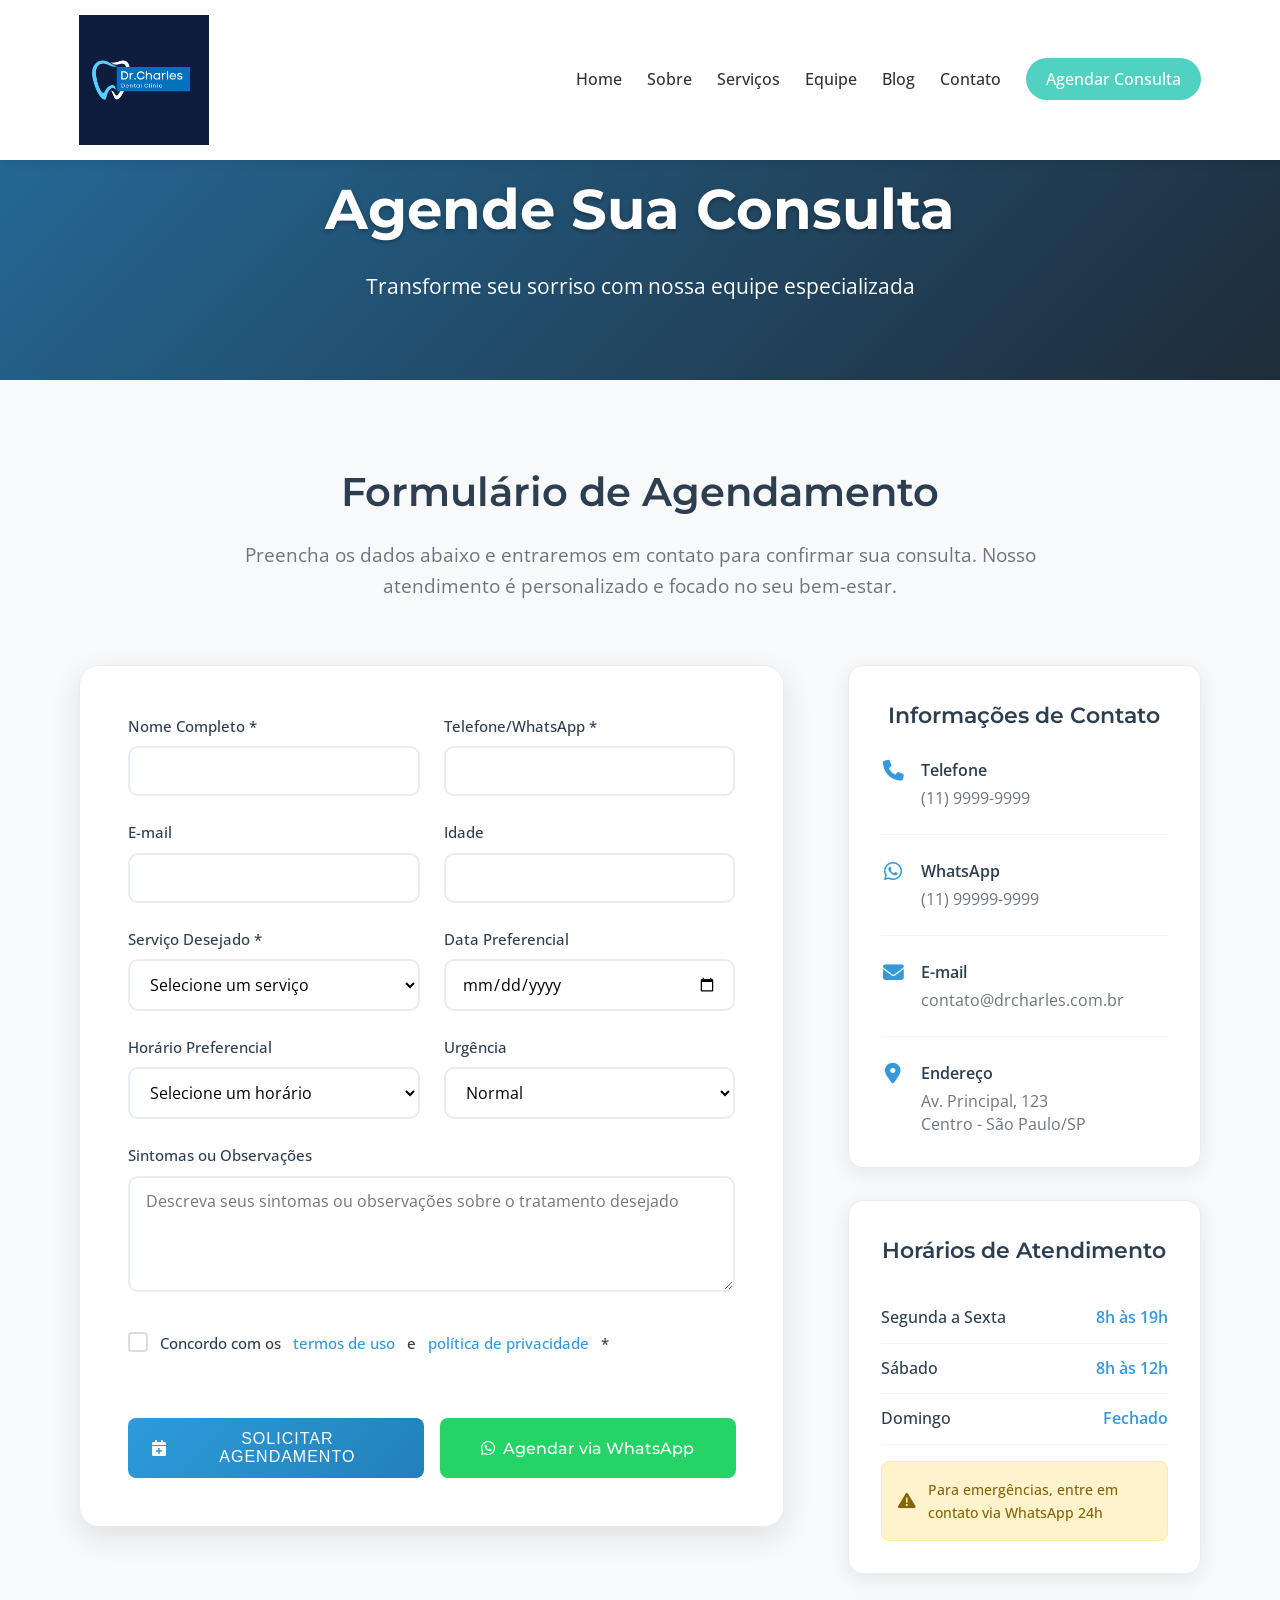
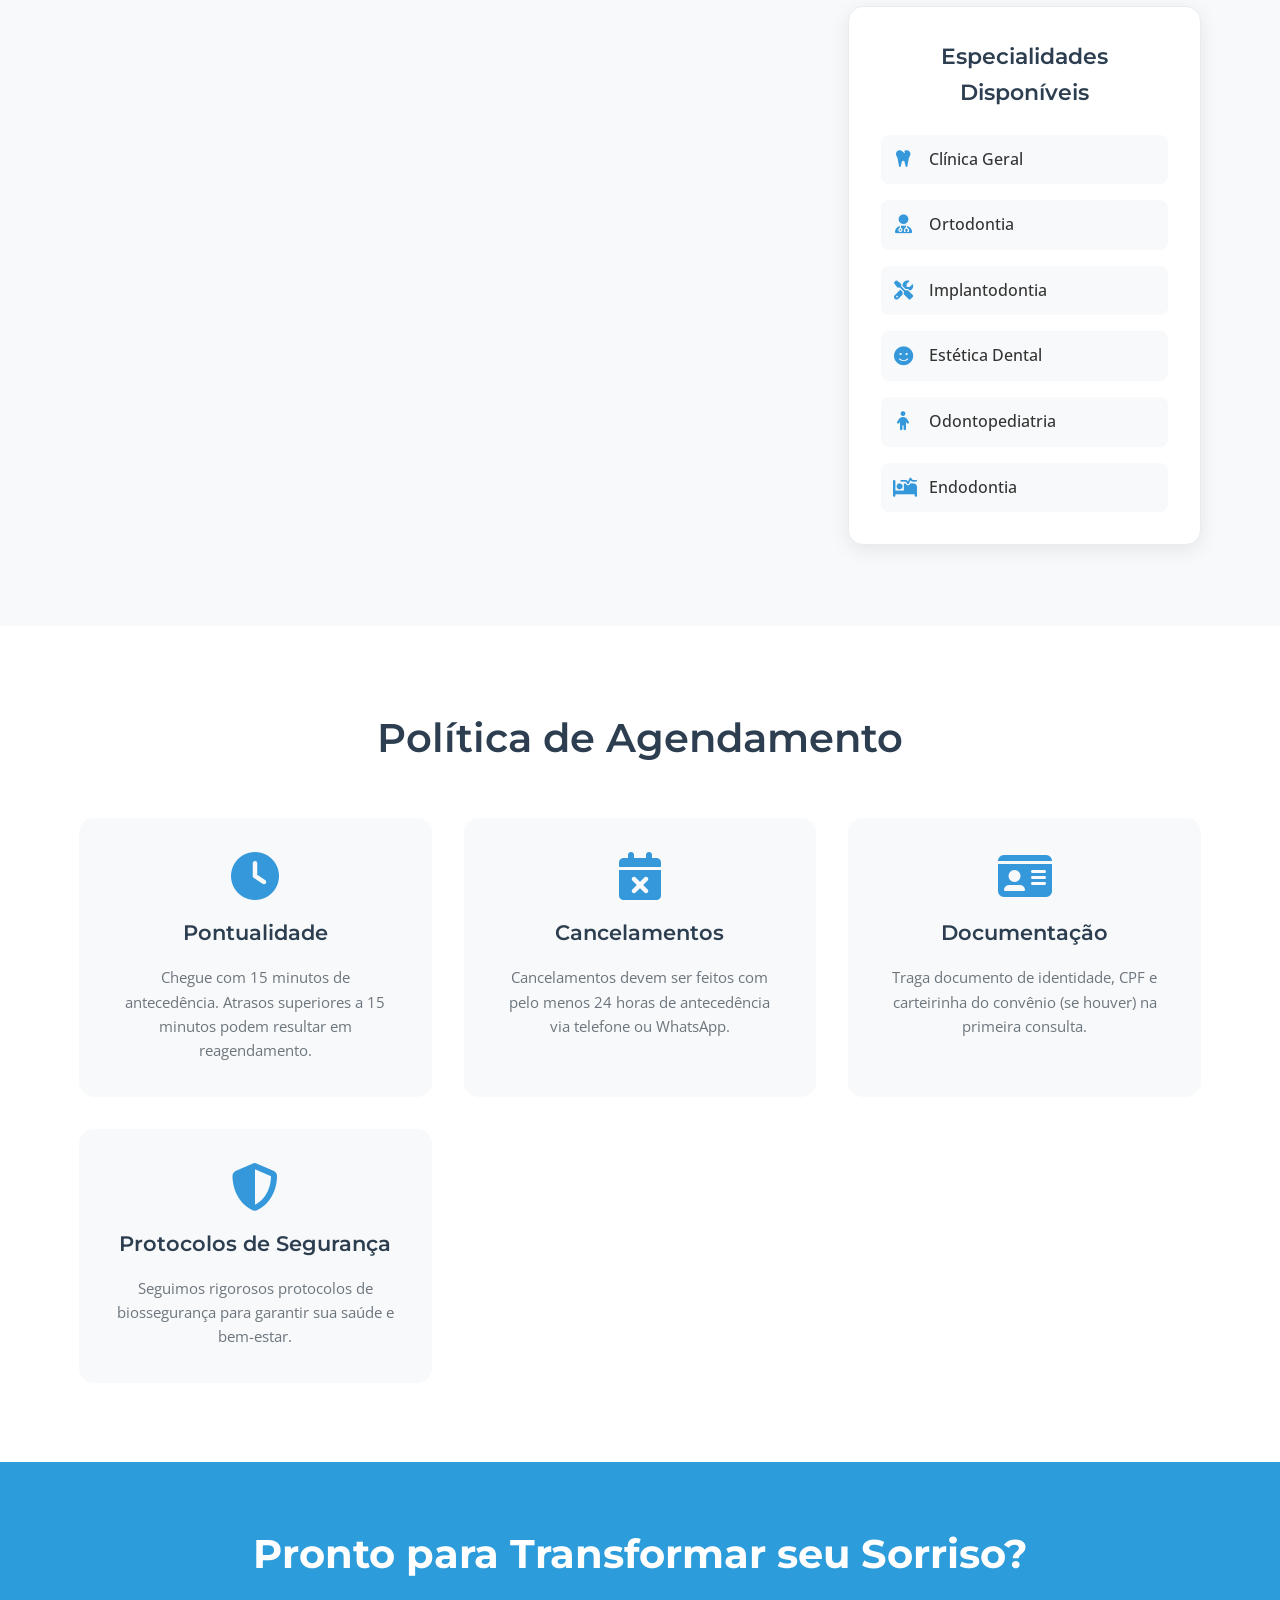
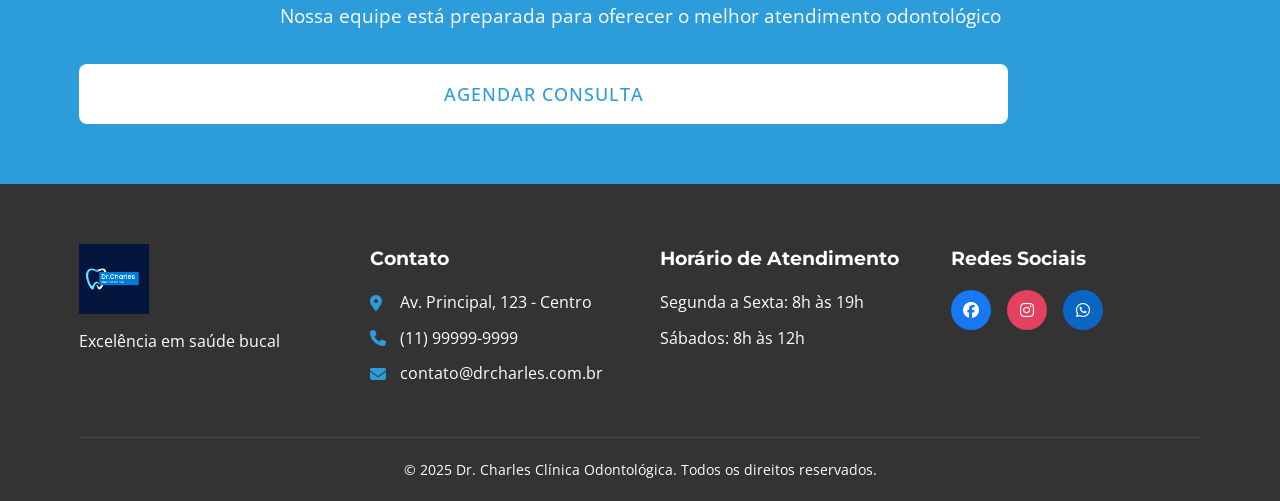
<file: agendamento.html>
<!DOCTYPE html>
<html lang="pt-BR">
<head>
    <meta charset="UTF-8">
    <meta name="viewport" content="width=device-width, initial-scale=1.0">
    <title>Agendamento - Dr. Charles Clínica Odontológica</title>
    <meta name="description" content="Agende sua consulta na Clínica Dr. Charles - Odontologia de excelência com atendimento humanizado">
    <link rel="stylesheet" href="assets/css/style.css">
    <!-- Font Awesome para ícones -->
    <link rel="stylesheet" href="https://cdnjs.cloudflare.com/ajax/libs/font-awesome/6.4.0/css/all.min.css">
    <!-- Google Fonts -->
    <link href="https://fonts.googleapis.com/css2?family=Montserrat:wght@300;400;500;600;700&family=Open+Sans:wght@300;400;600&display=swap" rel="stylesheet">
    <link rel="icon" type="image/png" href="assets/images/Logo.png">
</head>
<body>
    <!-- Header / Navegação -->
    <header>
        <div class="container">
            <div class="logo">
                <img src="assets/images/Logo.png" alt="Dr. Charles Clínica Odontológica">
            </div>
            <nav>
                <ul>
                    <li><a href="index.html">Home</a></li>
                    <li><a href="sobre.html">Sobre</a></li>
                    <li><a href="servicos.html">Serviços</a></li>
                    <li><a href="equipe.html">Equipe</a></li>
                    <li><a href="blog.html">Blog</a></li>
                    <li><a href="contato.html">Contato</a></li>
                    <li><a href="agendamento.html" class="btn-agendar active">Agendar Consulta</a></li>
                </ul>
            </nav>
            <div class="menu-mobile">
                <i class="fas fa-bars"></i>
            </div>
        </div>
    </header>

    <!-- Menu Mobile -->
    <div class="nav-mobile">
        <ul>
            <li><a href="index.html">Home</a></li>
            <li><a href="sobre.html">Sobre</a></li>
            <li><a href="servicos.html">Serviços</a></li>
            <li><a href="equipe.html">Equipe</a></li>
            <li><a href="blog.html">Blog</a></li>
            <li><a href="contato.html">Contato</a></li>
            <li><a href="agendamento.html" class="btn-agendar active">Agendar Consulta</a></li>
        </ul>
    </div>
    <div class="overlay"></div>

    <!-- Banner da Página -->
    <section class="page-banner appointment-banner">
        <div class="container">
            <h1 class="fade-in">Agende Sua Consulta</h1>
            <p class="fade-in">Transforme seu sorriso com nossa equipe especializada</p>
        </div>
    </section>

    <!-- Seção de Agendamento -->
    <section class="appointment-section">
        <div class="container">
            <div class="appointment-intro fade-in">
                <h2>Formulário de Agendamento</h2>
                <p>Preencha os dados abaixo e entraremos em contato para confirmar sua consulta. Nosso atendimento é personalizado e focado no seu bem-estar.</p>
            </div>
            
            <div class="appointment-grid">
                <!-- Formulário de Agendamento -->
                <div class="appointment-form-container fade-in">
                    <form class="appointment-form" id="appointmentForm">
                        <div class="form-row">
                            <div class="form-group">
                                <label for="name">Nome Completo *</label>
                                <input type="text" id="name" name="name" required>
                            </div>
                            <div class="form-group">
                                <label for="phone">Telefone/WhatsApp *</label>
                                <input type="tel" id="phone" name="phone" required>
                            </div>
                        </div>
                        
                        <div class="form-row">
                            <div class="form-group">
                                <label for="email">E-mail</label>
                                <input type="email" id="email" name="email">
                            </div>
                            <div class="form-group">
                                <label for="age">Idade</label>
                                <input type="number" id="age" name="age" min="1" max="120">
                            </div>
                        </div>
                        
                        <div class="form-row">
                            <div class="form-group">
                                <label for="service">Serviço Desejado *</label>
                                <select id="service" name="service" required>
                                    <option value="">Selecione um serviço</option>
                                    <option value="consulta-geral">Consulta Geral</option>
                                    <option value="limpeza">Limpeza e Profilaxia</option>
                                    <option value="restauracao">Restauração</option>
                                    <option value="canal">Tratamento de Canal</option>
                                    <option value="ortodontia">Ortodontia</option>
                                    <option value="implante">Implante Dentário</option>
                                    <option value="protese">Prótese Dentária</option>
                                    <option value="clareamento">Clareamento</option>
                                    <option value="emergencia">Emergência</option>
                                    <option value="outro">Outro</option>
                                </select>
                            </div>
                            <div class="form-group">
                                <label for="preferred-date">Data Preferencial</label>
                                <input type="date" id="preferred-date" name="preferred-date">
                            </div>
                        </div>
                        
                        <div class="form-row">
                            <div class="form-group">
                                <label for="preferred-time">Horário Preferencial</label>
                                <select id="preferred-time" name="preferred-time">
                                    <option value="">Selecione um horário</option>
                                    <option value="manha">Manhã (8h às 12h)</option>
                                    <option value="tarde">Tarde (13h às 17h)</option>
                                    <option value="noite">Noite (18h às 20h)</option>
                                </select>
                            </div>
                            <div class="form-group">
                                <label for="urgency">Urgência</label>
                                <select id="urgency" name="urgency">
                                    <option value="normal">Normal</option>
                                    <option value="urgente">Urgente</option>
                                    <option value="emergencia">Emergência</option>
                                </select>
                            </div>
                        </div>
                        
                        <div class="form-group">
                            <label for="symptoms">Sintomas ou Observações</label>
                            <textarea id="symptoms" name="symptoms" rows="4" placeholder="Descreva seus sintomas ou observações sobre o tratamento desejado"></textarea>
                        </div>
                        
                        <div class="form-group checkbox-group">
                            <label class="checkbox-label">
                                <input type="checkbox" id="terms" name="terms" required>
                                <span class="checkmark"></span>
                                Concordo com os <a href="#" target="_blank">termos de uso</a> e <a href="#" target="_blank">política de privacidade</a> *
                            </label>
                        </div>
                        
                        <div class="form-actions">
                            <button type="submit" class="btn-primary">
                                <i class="fas fa-calendar-plus"></i>
                                Solicitar Agendamento
                            </button>
                            <button type="button" class="btn-whatsapp" onclick="openWhatsApp()">
                                <i class="fab fa-whatsapp"></i>
                                Agendar via WhatsApp
                            </button>
                        </div>
                    </form>
                </div>
                
                <!-- Informações de Contato -->
                <div class="contact-info fade-in">
                    <div class="info-card">
                        <h3>Informações de Contato</h3>
                        
                        <div class="contact-item">
                            <i class="fas fa-phone"></i>
                            <div>
                                <strong>Telefone</strong>
                                <p>(11) 9999-9999</p>
                            </div>
                        </div>
                        
                        <div class="contact-item">
                            <i class="fab fa-whatsapp"></i>
                            <div>
                                <strong>WhatsApp</strong>
                                <p>(11) 99999-9999</p>
                            </div>
                        </div>
                        
                        <div class="contact-item">
                            <i class="fas fa-envelope"></i>
                            <div>
                                <strong>E-mail</strong>
                                <p>contato@drcharles.com.br</p>
                            </div>
                        </div>
                        
                        <div class="contact-item">
                            <i class="fas fa-map-marker-alt"></i>
                            <div>
                                <strong>Endereço</strong>
                                <p>Av. Principal, 123<br>Centro - São Paulo/SP</p>
                            </div>
                        </div>
                    </div>
                    
                    <div class="hours-card">
                        <h3>Horários de Atendimento</h3>
                        
                        <div class="hours-item">
                            <span>Segunda a Sexta</span>
                            <span>8h às 19h</span>
                        </div>
                        
                        <div class="hours-item">
                            <span>Sábado</span>
                            <span>8h às 12h</span>
                        </div>
                        
                        <div class="hours-item">
                            <span>Domingo</span>
                            <span>Fechado</span>
                        </div>
                        
                        <div class="emergency-note">
                            <i class="fas fa-exclamation-triangle"></i>
                            <p>Para emergências, entre em contato via WhatsApp 24h</p>
                        </div>
                    </div>
                    
                    <div class="specialties-card">
                        <h3>Especialidades Disponíveis</h3>
                        
                        <div class="specialty-list">
                            <div class="specialty-item">
                                <i class="fas fa-tooth"></i>
                                <span>Clínica Geral</span>
                            </div>
                            <div class="specialty-item">
                                <i class="fas fa-user-md"></i>
                                <span>Ortodontia</span>
                            </div>
                            <div class="specialty-item">
                                <i class="fas fa-tools"></i>
                                <span>Implantodontia</span>
                            </div>
                            <div class="specialty-item">
                                <i class="fas fa-smile"></i>
                                <span>Estética Dental</span>
                            </div>
                            <div class="specialty-item">
                                <i class="fas fa-child"></i>
                                <span>Odontopediatria</span>
                            </div>
                            <div class="specialty-item">
                                <i class="fas fa-procedures"></i>
                                <span>Endodontia</span>
                            </div>
                        </div>
                    </div>
                </div>
            </div>
        </div>
    </section>

    <!-- Política de Agendamento -->
    <section class="appointment-policy">
        <div class="container">
            <div class="policy-content fade-in">
                <h2>Política de Agendamento</h2>
                
                <div class="policy-grid">
                    <div class="policy-item">
                        <i class="fas fa-clock"></i>
                        <h3>Pontualidade</h3>
                        <p>Chegue com 15 minutos de antecedência. Atrasos superiores a 15 minutos podem resultar em reagendamento.</p>
                    </div>
                    
                    <div class="policy-item">
                        <i class="fas fa-calendar-times"></i>
                        <h3>Cancelamentos</h3>
                        <p>Cancelamentos devem ser feitos com pelo menos 24 horas de antecedência via telefone ou WhatsApp.</p>
                    </div>
                    
                    <div class="policy-item">
                        <i class="fas fa-id-card"></i>
                        <h3>Documentação</h3>
                        <p>Traga documento de identidade, CPF e carteirinha do convênio (se houver) na primeira consulta.</p>
                    </div>
                    
                    <div class="policy-item">
                        <i class="fas fa-shield-alt"></i>
                        <h3>Protocolos de Segurança</h3>
                        <p>Seguimos rigorosos protocolos de biossegurança para garantir sua saúde e bem-estar.</p>
                    </div>
                </div>
            </div>
        </div>
    </section>

    <!-- Call to Action -->
    <section class="cta">
        <div class="container">
            <h2>Pronto para Transformar seu Sorriso?</h2>
            <p>Nossa equipe está preparada para oferecer o melhor atendimento odontológico</p>
            <div class="cta-buttons">
                <a href="#appointmentForm" class="btn-primary">Agendar Consulta</a>
                <a href="tel:+5511999999999" class="btn-secondary">
                    <i class="fas fa-phone"></i>
                    Ligar Agora
                </a>
            </div>
        </div>
    </section>

    <!-- Footer -->
    <footer>
        <div class="container">
            <div class="footer-content">
                <div class="footer-logo">
                    <img src="assets/images/Logo.png" alt="Dr. Charles Clínica Odontológica">
                    <p>Excelência em saúde bucal</p>
                </div>
                <div class="footer-contact">
                    <h3>Contato</h3>
                    <p><i class="fas fa-map-marker-alt"></i> Av. Principal, 123 - Centro</p>
                    <p><i class="fas fa-phone"></i> (11) 99999-9999</p>
                    <p><i class="fas fa-envelope"></i> contato@drcharles.com.br</p>
                </div>
                <div class="footer-hours">
                    <h3>Horário de Atendimento</h3>
                    <p>Segunda a Sexta: 8h às 19h</p>
                    <p>Sábados: 8h às 12h</p>
                </div>
                <div class="footer-social">
                    <h3>Redes Sociais</h3>
                    <div class="social-icons">
                        <a href="#"><i class="fab fa-facebook"></i></a>
                        <a href="#"><i class="fab fa-instagram"></i></a>
                        <a href="#"><i class="fab fa-whatsapp"></i></a>
                    </div>
                </div>
            </div>
            <div class="footer-bottom">
                <p>&copy; 2025 Dr. Charles Clínica Odontológica. Todos os direitos reservados.</p>
            </div>
        </div>
    </footer>

    <script src="assets/js/main.js"></script>
    <script>
        // WhatsApp Integration
        function openWhatsApp() {
            const phone = '5511999999999';
            const message = 'Olá! Gostaria de agendar uma consulta na Clínica Dr. Charles.';
            const url = `https://wa.me/${phone}?text=${encodeURIComponent(message)}`;
            window.open(url, '_blank');
        }
        
        // Form Validation and Submission
        document.getElementById('appointmentForm').addEventListener('submit', function(e) {
            e.preventDefault();
            
            // Get form data
            const formData = new FormData(this);
            const data = Object.fromEntries(formData);
            
            // Basic validation
            if (!data.name || !data.phone || !data.service || !data.terms) {
                alert('Por favor, preencha todos os campos obrigatórios.');
                return;
            }
            
            // Simulate form submission
            alert('Solicitação de agendamento enviada com sucesso! Entraremos em contato em breve.');
            
            // Reset form
            this.reset();
        });
        
        // Set minimum date to today
        document.getElementById('preferred-date').min = new Date().toISOString().split('T')[0];
    </script>
</body>
</html>
</file>
<file: assets/css/style.css>
/* Variáveis de cores baseadas no logo */
:root {
    --azul-principal: #2D9CDB; /* Azul principal do logo */
    --azul-escuro: #2180B9; /* Tom mais escuro para contraste */
    --azul-claro: #7FC4E8; /* Tom mais claro para elementos secundários */
    --verde-agua: #50D1C1; /* Cor complementar para botões e destaques */
    --branco: #FFFFFF; /* Para fundos e textos sobre cores escuras */
    --cinza-suave: #F5F5F5; /* Para fundos alternativos */
    --cinza-medio: #E0E0E0; /* Para bordas e separadores */
    --preto: #333333; /* Para textos principais */
    
    /* Variáveis para otimizações de performance */
    --animation-duration: 0.3s;
    --animation-easing: cubic-bezier(0.4, 0, 0.2, 1);
}

/* Reset e estilos gerais */
* {
    margin: 0;
    padding: 0;
    box-sizing: border-box;
}

html {
    font-size: 16px;
    scroll-behavior: smooth;
}

body {
    font-family: 'Open Sans', sans-serif;
    color: var(--preto);
    line-height: 1.6;
    background-color: var(--branco);
    overflow-x: hidden;
}

.container {
    width: 90%;
    max-width: 1200px;
    margin: 0 auto;
    padding: 0 15px;
}

h1, h2, h3, h4, h5, h6 {
    font-family: 'Montserrat', sans-serif;
    margin-bottom: 1rem;
}

a {
    text-decoration: none;
    color: var(--azul-principal);
    transition: all 0.3s ease;
}

ul {
    list-style: none;
}

img {
    max-width: 100%;
    height: auto;
}

section {
    padding: 4rem 0;
}

/* Botões */
.btn-primary {
    display: inline-block;
    background-color: var(--verde-agua);
    color: var(--branco);
    padding: 12px 25px;
    border-radius: 30px;
    font-weight: 600;
    text-transform: uppercase;
    font-size: 14px;
    letter-spacing: 1px;
    transition: all 0.3s ease;
}

.btn-primary:hover {
    background-color: #3ab9aa;
    transform: translateY(-2px);
    box-shadow: 0 4px 10px rgba(0, 0, 0, 0.1);
}

.btn-secondary {
    display: inline-block;
    background-color: transparent;
    color: var(--azul-principal);
    border: 2px solid var(--azul-principal);
    padding: 10px 25px;
    border-radius: 30px;
    font-weight: 600;
    text-transform: uppercase;
    font-size: 14px;
    letter-spacing: 1px;
    transition: all 0.3s ease;
}

.btn-secondary:hover {
    background-color: var(--azul-principal);
    color: var(--branco);
}

/* Header e Navegação */
header {
    background-color: var(--branco);
    box-shadow: 0 2px 10px rgba(0, 0, 0, 0.1);
    position: fixed;
    width: 100%;
    top: 0;
    z-index: 1000;
    padding: 15px 0;
    transition: all 0.3s ease;
    backdrop-filter: blur(10px); /* Efeito de desfoque para melhor contraste */
}

header.scrolled {
    padding: 10px 0;
    background-color: rgba(255, 255, 255, 0.98); /* Mais opaco */
    box-shadow: 0 2px 15px rgba(45, 156, 219, 0.15); /* Sombra com cor do logo */
    backdrop-filter: blur(15px);
}

header .container {
    display: flex;
    justify-content: space-between;
    align-items: center;
}

/* Ajustes para o logotipo - MELHORAR VISIBILIDADE */
.logo {
    display: flex;
    align-items: center;
    z-index: 1001; /* Garantir que fique acima de outros elementos */
}

.logo img {
    height: 130px;
    width: auto;
    transition: all 0.3s ease;
}

.logo img:hover {
    filter: brightness(1.2) contrast(1.3);
    transform: scale(1.05);
    box-shadow: 0 4px 12px rgba(45, 156, 219, 0.2);
}

header.scrolled .logo img {
    height: 50px;
}

.footer-logo img {
    height: 70px; /* Aumentado de 60px para 70px */
    width: auto;
    margin-bottom: 15px;
    filter: brightness(1.1) contrast(1.1);
}

@media (max-width: 768px) {
    .logo img {
        height: 50px; /* Aumentado de 40px para 50px */
        padding: 4px;
    }
    
    header.scrolled .logo img {
        height: 45px; /* Aumentado de 35px para 45px */
    }
    
    .footer-logo img {
        height: 60px; /* Aumentado de 50px para 60px */
    }
}

@media (max-width: 480px) {
    .logo img {
        height: 45px; /* Aumentado de 35px para 45px */
        padding: 3px;
    }
    
    header.scrolled .logo img {
        height: 40px; /* Aumentado de 30px para 40px */
    }
    
    .footer-logo img {
        height: 55px; /* Aumentado de 45px para 55px */
    }
}

nav ul {
    display: flex;
    align-items: center;
}

nav ul li {
    margin-left: 25px;
}

nav ul li a {
    color: var(--preto);
    font-weight: 500;
    position: relative;
}

nav ul li a:hover {
    color: var(--azul-principal);
}

nav ul li a::after {
    content: '';
    position: absolute;
    width: 0;
    height: 2px;
    background-color: var(--azul-principal);
    bottom: -5px;
    left: 0;
    transition: width 0.3s ease;
}

nav ul li a:hover::after {
    width: 100%;
}

.btn-agendar {
    background-color: var(--verde-agua);
    color: var(--branco) !important;
    padding: 10px 20px;
    border-radius: 30px;
}

.btn-agendar:hover {
    background-color: var(--azul-principal);
    transform: translateY(-2px);
    box-shadow: 0 4px 10px rgba(45, 156, 219, 0.3);
}

.menu-mobile {
    display: none;
    font-size: 24px;
    cursor: pointer;
    z-index: 1001;
}

/* Menu Mobile */
.nav-mobile {
    position: fixed;
    top: 0;
    right: -100%;
    width: 80%;
    max-width: 300px;
    height: 100vh;
    background-color: var(--branco);
    box-shadow: -5px 0 15px rgba(0, 0, 0, 0.1);
    z-index: 1000;
    transition: right 0.3s ease;
    display: flex;
    flex-direction: column;
    justify-content: center;
    padding: 2rem;
}

.nav-mobile.active {
    right: 0;
}

.nav-mobile ul {
    display: flex;
    flex-direction: column;
    align-items: center;
}

.nav-mobile ul li {
    margin: 15px 0;
    width: 100%;
    text-align: center;
}

.nav-mobile ul li a {
    display: block;
    padding: 10px 0;
    font-size: 1.2rem;
}

.overlay {
    position: fixed;
    top: 0;
    left: 0;
    width: 100%;
    height: 100%;
    background-color: rgba(0, 0, 0, 0.5);
    z-index: 999;
    opacity: 0;
    visibility: hidden;
    transition: all 0.3s ease;
}

.overlay.active {
    opacity: 1;
    visibility: visible;
}

/* Hero Section */
.hero {
    background: linear-gradient(rgba(45, 156, 219, 0.8), rgba(45, 156, 219, 0.8)), url('../images/hero-bg.jpg');
    background-size: cover;
    background-position: center;
    height: 80vh;
    display: flex;
    align-items: center;
    color: var(--branco);
    margin-top: 80px;
    position: relative;
}

.hero-content {
    max-width: 600px;
    position: relative;
    z-index: 1;
}

.hero h1 {
    font-size: 3rem;
    margin-bottom: 1.5rem;
    font-weight: 700;
    line-height: 1.2;
}

.hero p {
    font-size: 1.2rem;
    margin-bottom: 2rem;
}

/* Serviços */
.services {
    padding: 80px 0;
    background-color: var(--cinza-suave);
    text-align: center;
}

.services h2 {
    margin-bottom: 50px;
    font-size: 2.5rem;
    color: var(--azul-principal);
}

.services-grid {
    display: grid;
    grid-template-columns: repeat(auto-fit, minmax(280px, 1fr));
    gap: 30px;
    margin-bottom: 50px;
}

.service-card {
    background-color: var(--branco);
    padding: 30px;
    border-radius: 10px;
    box-shadow: 0 5px 15px rgba(0, 0, 0, 0.05);
    transition: all 0.3s ease;
    height: 100%;
    display: flex;
    flex-direction: column;
    justify-content: space-between;
}

.service-card:hover {
    transform: translateY(-10px);
    box-shadow: 0 10px 20px rgba(0, 0, 0, 0.1);
}

.service-card i {
    font-size: 3rem;
    color: var(--azul-principal);
    margin-bottom: 20px;
}

.service-card h3 {
    font-size: 1.5rem;
    margin-bottom: 15px;
}

/* Depoimentos */
.testimonials {
    padding: 80px 0;
    text-align: center;
    background-color: var(--branco);
}

.testimonials h2 {
    margin-bottom: 50px;
    font-size: 2.5rem;
    color: var(--azul-principal);
}

.testimonials-slider {
    position: relative;
    overflow: hidden;
    padding: 20px 0;
}

.testimonial {
    background-color: var(--cinza-suave);
    padding: 30px;
    border-radius: 10px;
    max-width: 800px;
    margin: 0 auto;
    position: relative;
    box-shadow: 0 5px 15px rgba(0, 0, 0, 0.05);
}

.testimonial p {
    font-style: italic;
    font-size: 1.1rem;
    margin-bottom: 20px;
}

.testimonial::before {
    content: '\201C';
    font-size: 5rem;
    color: var(--azul-claro);
    opacity: 0.3;
    position: absolute;
    top: 10px;
    left: 20px;
}

.client {
    display: flex;
    flex-direction: column;
    align-items: center;
}

.stars {
    color: var(--azul-principal); /* Estrelas na cor do logo */
    margin-top: 5px;
}

/* Call to Action */
.cta {
    background-color: var(--azul-principal);
    color: var(--branco);
    padding: 60px 0;
    text-align: center;
}

.cta h2 {
    font-size: 2.5rem;
    margin-bottom: 15px;
}

.cta p {
    font-size: 1.2rem;
    margin-bottom: 30px;
}

/* Footer */
footer {
    background-color: var(--preto);
    color: var(--branco);
    padding: 60px 0 20px;
}

.footer-content {
    display: grid;
    grid-template-columns: repeat(auto-fit, minmax(200px, 1fr));
    gap: 40px;
    margin-bottom: 40px;
}

.footer-logo img {
    margin-bottom: 15px;
    max-width: 150px;
}

.footer-contact p, .footer-hours p {
    margin-bottom: 10px;
    display: flex;
    align-items: center;
}

.footer-contact i {
    margin-right: 10px;
    color: var(--azul-principal);
    min-width: 20px;
}

.social-icons {
    display: flex;
    gap: 15px;
    flex-wrap: wrap;
}

.social-icons a {
    display: flex;
    align-items: center;
    justify-content: center;
    width: 40px;
    height: 40px;
    background-color: rgba(255, 255, 255, 0.1);
    border-radius: 50%;
    color: var(--branco);
    transition: all 0.3s ease;
}

.social-icons a:hover {
    background-color: var(--azul-principal);
    transform: translateY(-3px);
}

.footer-bottom {
    text-align: center;
    padding-top: 20px;
    border-top: 1px solid rgba(255, 255, 255, 0.1);
    font-size: 0.9rem;
}

/* Adicionar ao final do arquivo */

/* ⚡ OTIMIZAÇÕES DE PERFORMANCE ⚡ */

/* Variáveis CSS para animações otimizadas */
:root {
    --animation-duration: 0.3s;
    --animation-easing: cubic-bezier(0.4, 0, 0.2, 1);
}

/* Otimizações de rendering */
* {
    box-sizing: border-box;
}

img {
    max-width: 100%;
    height: auto;
    display: block;
}

/* Lazy loading styles */
.lazy {
    opacity: 0;
    transition: opacity var(--animation-duration) var(--animation-easing);
}

.lazy.loaded {
    opacity: 1;
}

/* Placeholder para imagens lazy */
.img-placeholder {
    background: linear-gradient(90deg, #f0f0f0 25%, #e0e0e0 50%, #f0f0f0 75%);
    background-size: 200% 100%;
    animation: loading 1.5s infinite;
}

@keyframes loading {
    0% {
        background-position: 200% 0;
    }
    100% {
        background-position: -200% 0;
    }
}

/* Otimizações para animações */
.fade-in {
    opacity: 0;
    transform: translateY(30px);
    transition: opacity var(--animation-duration) var(--animation-easing),
                transform var(--animation-duration) var(--animation-easing);
    will-change: opacity, transform;
}

.fade-in.active {
    opacity: 1;
    transform: translateY(0);
}

/* Otimizações para scroll */
.scroll-optimized {
    transform: translateZ(0);
    backface-visibility: hidden;
    perspective: 1000px;
}

/* Redução de animações para usuários que preferem */
@media (prefers-reduced-motion: reduce) {
    * {
        animation-duration: 0.01ms !important;
        animation-iteration-count: 1 !important;
        transition-duration: 0.01ms !important;
    }
}

/* Otimizações para dispositivos de baixa potência */
@media (max-width: 768px) {
    .fade-in {
        transition-duration: 0.2s;
    }
    
    .service-card {
        will-change: auto;
    }
}

/* Critical CSS inline hint */
.above-fold {
    contain: layout style paint;
}

/* GPU acceleration para elementos animados */
.gpu-accelerated {
    transform: translateZ(0);
    will-change: transform;
}

/* Otimização de fontes */
@font-display: swap;

/* Evitar scroll quando menu mobile está aberto */
body.no-scroll {
    overflow: hidden;
}

/* Ajustes para dispositivos muito pequenos */
@media (max-height: 500px) {
    .hero {
        height: auto;
        min-height: 400px;
    }
    
    .nav-mobile {
        padding: 1rem;
        overflow-y: auto;
    }
}

/* Ajustes para telas muito grandes */
@media (min-width: 1600px) {
    html {
        font-size: 18px;
    }
    
    .container {
        max-width: 1400px;
    }
    
    .hero {
        height: 90vh;
    }
}

@media (max-width: 1200px) {
    html {
        font-size: 15px;
    }
    
    .hero h1 {
        font-size: 2.8rem;
    }
    
    .services-grid {
        grid-template-columns: repeat(auto-fit, minmax(250px, 1fr));
    }
}

@media (max-width: 992px) {
    html {
        font-size: 14px;
    }
    
    nav ul {
        display: none;
    }
    
    .menu-mobile {
        display: block;
    }
    
    .hero h1 {
        font-size: 2.5rem;
    }
    
    .hero-content {
        max-width: 500px;
    }
    
    section {
        padding: 3rem 0;
    }
    
    .services h2, .testimonials h2, .cta h2 {
        font-size: 2.2rem;
    }
}

@media (max-width: 768px) {
    html {
        font-size: 13px;
    }
    
    .hero {
        height: 70vh;
    }
    
    .hero h1 {
        font-size: 2rem;
    }
    
    .hero p {
        font-size: 1.1rem;
    }
    
    .services-grid {
        grid-template-columns: repeat(auto-fit, minmax(220px, 1fr));
        gap: 20px;
    }
    
    .service-card {
        padding: 20px;
    }
    
    .service-card i {
        font-size: 2.5rem;
    }
    
    .footer-content {
        grid-template-columns: repeat(auto-fit, minmax(180px, 1fr));
        gap: 30px;
    }
}

@media (max-width: 576px) {
    html {
        font-size: 12px;
    }
    
    .container {
        width: 95%;
    }
    
    .hero {
        height: 60vh;
        text-align: center;
    }
    
    .hero-content {
        margin: 0 auto;
    }
    
    .hero h1 {
        font-size: 1.8rem;
    }
    
    .hero p {
        font-size: 1rem;
    }
    
    .btn-primary, .btn-secondary {
        padding: 10px 20px;
        font-size: 12px;
        display: block;
        margin: 0 auto;
        max-width: 200px;
    }
    
    .services-grid {
        grid-template-columns: 1fr;
    }
    
    .services h2, .testimonials h2, .cta h2 {
        font-size: 2rem;
    }
    
    .testimonial {
        padding: 20px;
    }
    
    .testimonial p {
        font-size: 1rem;
    }
    
    .footer-content {
        grid-template-columns: 1fr;
        text-align: center;
    }
    
    .footer-logo, .footer-contact, .footer-hours, .footer-social {
        margin-bottom: 20px;
    }
    
    .footer-contact p, .footer-hours p {
        justify-content: center;
    }
    
    .social-icons {
        justify-content: center;
    }
}

@media (max-width: 400px) {
    .hero {
        height: 50vh;
    }
    
    .hero h1 {
        font-size: 1.6rem;
    }
    
    .service-card {
        padding: 15px;
    }
    
    .service-card i {
        font-size: 2rem;
    }
    
    .cta h2 {
        font-size: 1.8rem;
    }
    
    .cta p {
        font-size: 1rem;
    }
}

/* Estilos para a página Sobre */
.page-banner {
    background: linear-gradient(rgba(45, 156, 219, 0.8), rgba(45, 156, 219, 0.8)), url('../images/banner-sobre.jpg');
    background-size: cover;
    background-position: center;
    height: 300px;
    display: flex;
    align-items: center;
    justify-content: center;
    color: var(--branco);
    margin-top: 80px;
    text-align: center;
}

.page-banner h1 {
    font-size: 3rem;
    font-weight: 700;
}

.about-grid {
    display: grid;
    grid-template-columns: 1fr 1fr;
    gap: 40px;
    align-items: center;
    margin: 40px 0;
}

.about-content h2 {
    color: var(--azul-clinico);
    margin-bottom: 20px;
    font-size: 2.2rem;
}

.about-content p {
    margin-bottom: 15px;
    line-height: 1.8;
}

.about-image img {
    border-radius: 10px;
    box-shadow: 0 5px 15px rgba(0, 0, 0, 0.1);
    width: 100%;
}

.text-center {
    text-align: center;
}

.mvv-grid {
    display: grid;
    grid-template-columns: repeat(3, 1fr);
    gap: 30px;
    margin: 40px 0;
}

/* Aplicando o mesmo estilo dos service-cards aos mvv-cards */
.mvv-card {
    background-color: var(--branco);
    padding: 30px;
    border-radius: 10px;
    box-shadow: 0 5px 15px rgba(0, 0, 0, 0.05);
    transition: all 0.3s ease;
    height: 100%;
    display: flex;
    flex-direction: column;
    justify-content: space-between;
    text-align: center;
}

.mvv-card:hover {
    transform: translateY(-10px);
    box-shadow: 0 10px 20px rgba(0, 0, 0, 0.1);
}

.mvv-card i {
    font-size: 3rem;
    color: var(--azul-principal);
    margin-bottom: 20px;
}

.mvv-card h3 {
    font-size: 1.5rem;
    margin-bottom: 15px;
}

.about-mvv {
    background-color: var(--cinza-suave);
    padding: 80px 0;
}

.differentials-grid {
    display: grid;
    grid-template-columns: repeat(auto-fit, minmax(250px, 1fr));
    gap: 30px;
    margin: 40px 0;
}

/* Aplicando o mesmo estilo dos service-cards aos differential-items */
.differential-item {
    background-color: var(--branco);
    padding: 30px;
    border-radius: 10px;
    box-shadow: 0 5px 15px rgba(0, 0, 0, 0.05);
    transition: all 0.3s ease;
    height: 100%;
    display: flex;
    flex-direction: column;
    justify-content: space-between;
    text-align: center;
}

.differential-item:hover {
    transform: translateY(-10px);
    box-shadow: 0 10px 20px rgba(0, 0, 0, 0.1);
}

.differential-item i {
    font-size: 3rem;
    color: var(--azul-principal);
    margin-bottom: 20px;
}

.differential-item h3 {
    font-size: 1.5rem;
    margin-bottom: 15px;
}

/* Responsividade aprimorada para a página Sobre */

/* Tablets grandes e desktops pequenos */
@media (max-width: 1200px) {
    .about-grid {
        gap: 30px;
    }
    
    .mvv-grid {
        grid-template-columns: repeat(2, 1fr);
        gap: 25px;
    }
    
    .differentials-grid {
        grid-template-columns: repeat(2, 1fr);
    }
}

/* Tablets */
@media (max-width: 992px) {
    .about-grid {
        grid-template-columns: 1fr;
        gap: 30px;
    }
    
    .about-image {
        order: -1;
    }
    
    .mvv-grid {
        grid-template-columns: 1fr;
        gap: 20px;
    }
    
    .page-banner {
        height: 250px;
        margin-top: 70px;
    }
    
    .page-banner h1 {
        font-size: 2.5rem;
    }
    
    .about-mvv {
        padding: 60px 0;
    }
    
    .mvv-card, .differential-item {
        padding: 25px;
    }
    
    .mvv-card i, .differential-item i {
        font-size: 2.5rem;
    }
}

/* Smartphones grandes */
@media (max-width: 768px) {
    .page-banner {
        height: 200px;
        margin-top: 60px;
    }
    
    .page-banner h1 {
        font-size: 2rem;
        padding: 0 20px;
    }
    
    .about-content h2 {
        font-size: 1.8rem;
        text-align: center;
    }
    
    .about-content {
        text-align: center;
    }
    
    .about-grid {
        margin: 30px 0;
    }
    
    .about-mvv {
        padding: 50px 0;
    }
    
    .about-mvv h2 {
        font-size: 2rem;
        margin-bottom: 30px;
    }
    
    .about-differentials h2 {
        font-size: 2rem;
        margin-bottom: 30px;
    }
    
    .differentials-grid {
        grid-template-columns: 1fr;
        gap: 20px;
        margin: 30px 0;
    }
}

/* Smartphones médios */
@media (max-width: 576px) {
    .page-banner {
        height: 150px;
        margin-top: 50px;
    }
    
    .page-banner h1 {
        font-size: 1.8rem;
        padding: 0 15px;
    }
    
    .about-content h2 {
        font-size: 1.6rem;
    }
    
    .about-content p {
        font-size: 0.95rem;
        text-align: left;
    }
    
    .mvv-card, .differential-item {
        padding: 20px;
        margin: 0 10px;
    }
    
    .mvv-card h3, .differential-item h3 {
        font-size: 1.3rem;
    }
    
    .mvv-card i, .differential-item i {
        font-size: 2.2rem;
        margin-bottom: 15px;
    }
    
    .mvv-card p, .differential-item p {
        font-size: 0.9rem;
        line-height: 1.6;
    }
    
    .about-mvv {
        padding: 40px 0;
    }
    
    .about-mvv h2, .about-differentials h2 {
        font-size: 1.8rem;
        margin-bottom: 25px;
        padding: 0 15px;
    }
    
    .mvv-grid, .differentials-grid {
        margin: 25px 0;
        gap: 15px;
    }
    
    .differentials-grid {
        grid-template-columns: 1fr;
    }
}

/* Smartphones pequenos */
@media (max-width: 400px) {
    .page-banner {
        height: 120px;
    }
    
    .page-banner h1 {
        font-size: 1.5rem;
        padding: 0 10px;
    }
    
    .about-content h2 {
        font-size: 1.4rem;
    }
    
    .about-content p {
        font-size: 0.9rem;
    }
    
    .mvv-card, .differential-item {
        padding: 15px;
        margin: 0 5px;
    }
    
    .mvv-card h3, .differential-item h3 {
        font-size: 1.2rem;
        margin-bottom: 10px;
    }
    
    .mvv-card i, .differential-item i {
        font-size: 2rem;
        margin-bottom: 12px;
    }
    
    .mvv-card p, .differential-item p {
        font-size: 0.85rem;
        line-height: 1.5;
    }
    
    .about-mvv {
        padding: 30px 0;
    }
    
    .about-mvv h2, .about-differentials h2 {
        font-size: 1.6rem;
        margin-bottom: 20px;
        padding: 0 10px;
    }
    
    .container {
        padding: 0 10px;
    }
}

/* Ajustes para telas muito pequenas em altura */
@media (max-height: 500px) and (max-width: 768px) {
    .page-banner {
        height: 100px;
    }
    
    .page-banner h1 {
        font-size: 1.4rem;
    }
    
    .about-mvv {
        padding: 25px 0;
    }
}

/* Melhorias para acessibilidade em dispositivos móveis */
@media (max-width: 768px) {
    .mvv-card:hover, .differential-item:hover {
        transform: none; /* Remove hover em dispositivos touch */
    }
    
    .mvv-card:active, .differential-item:active {
        transform: scale(0.98);
        transition: transform 0.1s ease;
    }
}

/* Estilos específicos para a página de Serviços */
.services-banner {
    background: linear-gradient(rgba(45, 156, 219, 0.8), rgba(45, 156, 219, 0.8)), url('../images/banner-servicos.jpg');
}

.services-banner p {
    font-size: 1.2rem;
    margin-top: 15px;
    opacity: 0.9;
}

.services-intro {
    padding: 80px 0;
    background-color: var(--cinza-suave);
}

.intro-content {
    text-align: center;
    max-width: 800px;
    margin: 0 auto;
}

.intro-content h2 {
    color: var(--azul-principal);
    font-size: 2.5rem;
    margin-bottom: 20px;
}

.intro-content p {
    font-size: 1.1rem;
    line-height: 1.8;
    color: var(--cinza-escuro);
}

.services-categories {
    padding: 80px 0;
}

.categories-grid {
    display: grid;
    grid-template-columns: repeat(auto-fit, minmax(250px, 1fr));
    gap: 30px;
    margin: 50px 0;
}

.category-card {
    background-color: var(--branco);
    padding: 40px 30px;
    border-radius: 15px;
    box-shadow: 0 5px 20px rgba(0, 0, 0, 0.08);
    text-align: center;
    transition: all 0.3s ease;
    border: 2px solid transparent;
}

.category-card:hover {
    transform: translateY(-10px);
    box-shadow: 0 15px 30px rgba(0, 0, 0, 0.15);
    border-color: var(--azul-principal);
}

.category-card i {
    font-size: 3.5rem;
    color: var(--azul-principal);
    margin-bottom: 20px;
}

.category-card h3 {
    font-size: 1.4rem;
    margin-bottom: 15px;
    color: var(--azul-clinico);
}

.category-card p {
    color: var(--cinza-escuro);
    line-height: 1.6;
}

.detailed-services {
    padding: 80px 0;
    background-color: var(--cinza-suave);
}

.service-category {
    margin-bottom: 60px;
}

.category-title {
    font-size: 2.2rem;
    color: var(--azul-principal);
    text-align: center;
    margin-bottom: 40px;
    position: relative;
}

.category-title::after {
    content: '';
    position: absolute;
    bottom: -10px;
    left: 50%;
    transform: translateX(-50%);
    width: 60px;
    height: 3px;
    background-color: var(--azul-principal);
}

.services-grid {
    display: grid;
    grid-template-columns: repeat(auto-fit, minmax(350px, 1fr));
    gap: 30px;
    margin: 40px 0;
}

.service-card {
    background-color: var(--branco);
    border-radius: 15px;
    overflow: hidden;
    box-shadow: 0 5px 20px rgba(0, 0, 0, 0.08);
    transition: all 0.3s ease;
    display: flex;
    flex-direction: column;
}

.service-card:hover {
    transform: translateY(-5px);
    box-shadow: 0 15px 30px rgba(0, 0, 0, 0.15);
}

.service-icon {
    background: linear-gradient(135deg, var(--azul-principal), var(--azul-claro));
    padding: 30px;
    text-align: center;
}

.service-icon i {
    font-size: 3rem;
    color: var(--branco);
}

.service-content {
    padding: 30px;
    flex-grow: 1;
    display: flex;
    flex-direction: column;
}

.service-content h4 {
    font-size: 1.4rem;
    color: var(--azul-clinico);
    margin-bottom: 15px;
}

.service-content p {
    color: var(--cinza-escuro);
    line-height: 1.6;
    margin-bottom: 20px;
}

.service-content ul {
    list-style: none;
    margin-bottom: 25px;
    flex-grow: 1;
}

.service-content ul li {
    padding: 5px 0;
    color: var(--cinza-escuro);
    position: relative;
    padding-left: 20px;
}

.service-content ul li::before {
    content: '✓';
    position: absolute;
    left: 0;
    color: var(--azul-principal);
    font-weight: bold;
}

.service-price {
    text-align: center;
    padding: 15px;
    background-color: var(--cinza-suave);
    border-radius: 8px;
    margin-top: auto;
}

.service-price span {
    font-size: 1.2rem;
    font-weight: 600;
    color: var(--azul-principal);
}

.service-benefits {
    padding: 80px 0;
}

.benefits-grid {
    display: grid;
    grid-template-columns: repeat(auto-fit, minmax(250px, 1fr));
    gap: 30px;
    margin: 50px 0;
}

.benefit-item {
    text-align: center;
    padding: 30px 20px;
}

.benefit-item i {
    font-size: 3rem;
    color: var(--azul-principal);
    margin-bottom: 20px;
}

.benefit-item h3 {
    font-size: 1.3rem;
    color: var(--azul-clinico);
    margin-bottom: 15px;
}

.benefit-item p {
    color: var(--cinza-escuro);
    line-height: 1.6;
}

.cta-buttons {
    display: flex;
    gap: 20px;
    justify-content: center;
    flex-wrap: wrap;
}

/* Responsividade aprimorada para página de serviços */

/* Tablets grandes e desktops pequenos */
@media (max-width: 1200px) {
    .services-grid {
        grid-template-columns: repeat(2, 1fr);
        gap: 25px;
    }
    
    .categories-grid {
        grid-template-columns: repeat(3, 1fr);
    }
    
    .service-content {
        padding: 25px;
    }
    
    .intro-content {
        padding: 0 20px;
    }
}

/* Tablets */
@media (max-width: 992px) {
    .services-intro {
        padding: 60px 0;
    }
    
    .services-categories {
        padding: 60px 0;
    }
    
    .detailed-services {
        padding: 60px 0;
    }
    
    .service-benefits {
        padding: 60px 0;
    }
    
    .services-grid {
        grid-template-columns: 1fr;
        gap: 25px;
    }
    
    .categories-grid {
        grid-template-columns: repeat(2, 1fr);
        gap: 25px;
    }
    
    .benefits-grid {
        grid-template-columns: repeat(2, 1fr);
    }
    
    .intro-content h2 {
        font-size: 2.2rem;
    }
    
    .category-title {
        font-size: 2rem;
    }
    
    .services-banner {
        height: 250px;
        margin-top: 70px;
    }
    
    .services-banner h1 {
        font-size: 2.5rem;
    }
    
    .services-banner p {
        font-size: 1.1rem;
    }
    
    .category-card {
        padding: 35px 25px;
    }
    
    .service-icon {
        padding: 25px;
    }
    
    .service-icon i {
        font-size: 2.8rem;
    }
}

/* Smartphones grandes */
@media (max-width: 768px) {
    .services-intro {
        padding: 50px 0;
    }
    
    .services-categories {
        padding: 50px 0;
    }
    
    .detailed-services {
        padding: 50px 0;
    }
    
    .service-benefits {
        padding: 50px 0;
    }
    
    .services-banner {
        height: 200px;
        margin-top: 60px;
    }
    
    .services-banner h1 {
        font-size: 2rem;
        padding: 0 20px;
    }
    
    .services-banner p {
        font-size: 1rem;
        padding: 0 20px;
    }
    
    .categories-grid {
        grid-template-columns: 1fr;
        gap: 20px;
    }
    
    .benefits-grid {
        grid-template-columns: 1fr;
        gap: 25px;
    }
    
    .category-card {
        padding: 30px 20px;
        margin: 0 10px;
    }
    
    .category-card i {
        font-size: 3.2rem;
    }
    
    .intro-content {
        padding: 0 15px;
    }
    
    .intro-content h2 {
        font-size: 2rem;
    }
    
    .intro-content p {
        font-size: 1rem;
    }
    
    .category-title {
        font-size: 1.8rem;
        padding: 0 15px;
    }
    
    .service-content {
        padding: 25px 20px;
    }
    
    .service-content h4 {
        font-size: 1.3rem;
    }
    
    .service-content p {
        font-size: 0.95rem;
    }
    
    .service-content ul li {
        font-size: 0.9rem;
    }
    
    .service-price span {
        font-size: 1.1rem;
    }
    
    .benefit-item {
        padding: 25px 15px;
    }
    
    .benefit-item i {
        font-size: 2.8rem;
    }
    
    .benefit-item h3 {
        font-size: 1.2rem;
    }
    
    .benefit-item p {
        font-size: 0.95rem;
    }
    
    .cta-buttons {
        flex-direction: column;
        align-items: center;
        gap: 15px;
    }
    
    .cta h2 {
        font-size: 2rem;
        padding: 0 15px;
    }
    
    .cta p {
        font-size: 1rem;
        padding: 0 15px;
    }
}

/* Smartphones médios */
@media (max-width: 576px) {
    .services-intro {
        padding: 40px 0;
    }
    
    .services-categories {
        padding: 40px 0;
    }
    
    .detailed-services {
        padding: 40px 0;
    }
    
    .service-benefits {
        padding: 40px 0;
    }
    
    .services-banner {
        height: 150px;
        margin-top: 50px;
    }
    
    .services-banner h1 {
        font-size: 1.8rem;
        padding: 0 15px;
    }
    
    .services-banner p {
        font-size: 0.9rem;
        padding: 0 15px;
        margin-top: 10px;
    }
    
    .category-card {
        padding: 25px 15px;
        margin: 0 5px;
    }
    
    .category-card i {
        font-size: 3rem;
        margin-bottom: 15px;
    }
    
    .category-card h3 {
        font-size: 1.2rem;
        margin-bottom: 12px;
    }
    
    .category-card p {
        font-size: 0.9rem;
        line-height: 1.5;
    }
    
    .intro-content h2 {
        font-size: 1.8rem;
        margin-bottom: 15px;
    }
    
    .intro-content p {
        font-size: 0.95rem;
        line-height: 1.6;
    }
    
    .category-title {
        font-size: 1.6rem;
        margin-bottom: 30px;
    }
    
    .service-category {
        margin-bottom: 50px;
    }
    
    .service-icon {
        padding: 20px;
    }
    
    .service-icon i {
        font-size: 2.5rem;
    }
    
    .service-content {
        padding: 20px 15px;
    }
    
    .service-content h4 {
        font-size: 1.2rem;
        margin-bottom: 12px;
    }
    
    .service-content p {
        font-size: 0.9rem;
        margin-bottom: 15px;
    }
    
    .service-content ul {
        margin-bottom: 20px;
    }
    
    .service-content ul li {
        font-size: 0.85rem;
        padding: 3px 0;
        padding-left: 18px;
    }
    
    .service-price {
        padding: 12px;
        margin-top: 15px;
    }
    
    .service-price span {
        font-size: 1rem;
    }
    
    .benefit-item {
        padding: 20px 10px;
    }
    
    .benefit-item i {
        font-size: 2.5rem;
        margin-bottom: 15px;
    }
    
    .benefit-item h3 {
        font-size: 1.1rem;
        margin-bottom: 10px;
    }
    
    .benefit-item p {
        font-size: 0.9rem;
        line-height: 1.5;
    }
    
    .cta h2 {
        font-size: 1.8rem;
        margin-bottom: 12px;
    }
    
    .cta p {
        font-size: 0.95rem;
        margin-bottom: 25px;
    }
}

/* Smartphones pequenos */
@media (max-width: 400px) {
    .services-banner {
        height: 120px;
    }
    
    .services-banner h1 {
        font-size: 1.5rem;
        padding: 0 10px;
    }
    
    .services-banner p {
        font-size: 0.8rem;
        padding: 0 10px;
    }
    
    .services-intro {
        padding: 30px 0;
    }
    
    .services-categories {
        padding: 30px 0;
    }
    
    .detailed-services {
        padding: 30px 0;
    }
    
    .service-benefits {
        padding: 30px 0;
    }
    
    .category-card {
        padding: 20px 10px;
        margin: 0;
    }
    
    .category-card i {
        font-size: 2.8rem;
    }
    
    .category-card h3 {
        font-size: 1.1rem;
    }
    
    .category-card p {
        font-size: 0.85rem;
    }
    
    .intro-content h2 {
        font-size: 1.6rem;
    }
    
    .intro-content p {
        font-size: 0.9rem;
    }
    
    .category-title {
        font-size: 1.4rem;
        margin-bottom: 25px;
    }
    
    .service-icon {
        padding: 15px;
    }
    
    .service-icon i {
        font-size: 2.2rem;
    }
    
    .service-content {
        padding: 15px 12px;
    }
    
    .service-content h4 {
        font-size: 1.1rem;
    }
    
    .service-content p {
        font-size: 0.85rem;
    }
    
    .service-content ul li {
        font-size: 0.8rem;
        padding-left: 15px;
    }
    
    .service-price {
        padding: 10px;
    }
    
    .service-price span {
        font-size: 0.95rem;
    }
    
    .benefit-item {
        padding: 15px 8px;
    }
    
    .benefit-item i {
        font-size: 2.2rem;
    }
    
    .benefit-item h3 {
        font-size: 1rem;
    }
    
    .benefit-item p {
        font-size: 0.85rem;
    }
    
    .cta h2 {
        font-size: 1.6rem;
    }
    
    .cta p {
        font-size: 0.9rem;
    }
    
    .container {
        padding: 0 10px;
    }
}

/* Ajustes para telas muito pequenas em altura */
@media (max-height: 500px) and (max-width: 768px) {
    .services-banner {
        height: 100px;
    }
    
    .services-banner h1 {
        font-size: 1.4rem;
    }
    
    .services-banner p {
        font-size: 0.8rem;
        margin-top: 5px;
    }
    
    .services-intro {
        padding: 25px 0;
    }
    
    .services-categories {
        padding: 25px 0;
    }
    
    .detailed-services {
        padding: 25px 0;
    }
    
    .service-benefits {
        padding: 25px 0;
    }
}

/* Melhorias para acessibilidade em dispositivos móveis */
@media (max-width: 768px) {
    .category-card:hover,
    .service-card:hover {
        transform: none; /* Remove hover em dispositivos touch */
    }
    
    .category-card:active {
        transform: scale(0.98);
        transition: transform 0.1s ease;
    }
    
    .service-card:active {
        transform: scale(0.98);
        transition: transform 0.1s ease;
    }
    
    /* Melhor espaçamento para touch */
    .cta-buttons a {
        min-height: 48px;
        display: flex;
        align-items: center;
        justify-content: center;
    }
}

/* Otimizações para performance em dispositivos móveis */
@media (max-width: 768px) {
    .service-card,
    .category-card,
    .benefit-item {
        will-change: transform;
    }
    
    /* Reduzir animações em dispositivos com pouca bateria */
    @media (prefers-reduced-motion: reduce) {
        .service-card,
        .category-card,
        .benefit-item {
            transition: none;
        }
        
        .fade-in {
            opacity: 1;
            transform: none;
        }
    }
}

/* ===== PÁGINA DE CONTATO ===== */

/* Banner da Página de Contato */
.contact-banner {
    background: linear-gradient(135deg, var(--azul-principal) 0%, var(--azul-escuro) 100%);
    color: white;
    padding: 120px 0 80px;
    text-align: center;
    position: relative;
    overflow: hidden;
}

.contact-banner::before {
    content: '';
    position: absolute;
    top: 0;
    left: 0;
    right: 0;
    bottom: 0;
    background: url('data:image/svg+xml,<svg xmlns="http://www.w3.org/2000/svg" viewBox="0 0 100 100"><defs><pattern id="grain" width="100" height="100" patternUnits="userSpaceOnUse"><circle cx="50" cy="50" r="1" fill="%23ffffff" opacity="0.1"/></pattern></defs><rect width="100" height="100" fill="url(%23grain)"/></svg>') repeat;
    opacity: 0.3;
}

.contact-banner .banner-content {
    position: relative;
    z-index: 2;
}

.contact-banner h1 {
    font-size: 3rem;
    font-weight: 700;
    margin-bottom: 1rem;
    text-shadow: 2px 2px 4px rgba(0,0,0,0.3);
}

.contact-banner p {
    font-size: 1.2rem;
    opacity: 0.9;
    max-width: 600px;
    margin: 0 auto;
}

/* Seção de Contato */
.contact-section {
    padding: 80px 0;
    background: #f8f9fa;
}

.contact-grid {
    display: grid;
    grid-template-columns: 1fr 1fr;
    gap: 60px;
    align-items: start;
}

/* Informações de Contato */
.contact-info h2,
.contact-form-container h2 {
    font-size: 2.5rem;
    color: var(--azul-principal);
    margin-bottom: 2rem;
    font-weight: 600;
}

.contact-cards {
    display: grid;
    gap: 1.5rem;
    margin-bottom: 2rem;
}

.contact-card {
    background: white;
    padding: 1.5rem;
    border-radius: 12px;
    box-shadow: 0 4px 15px rgba(0,0,0,0.1);
    display: flex;
    align-items: flex-start;
    gap: 1rem;
    transition: all 0.3s ease;
}

.contact-card:hover {
    transform: translateY(-5px);
    box-shadow: 0 8px 25px rgba(0,0,0,0.15);
}

.contact-icon {
    background: linear-gradient(135deg, var(--azul-principal), var(--azul-escuro));
    color: white;
    width: 50px;
    height: 50px;
    border-radius: 50%;
    display: flex;
    align-items: center;
    justify-content: center;
    font-size: 1.2rem;
    flex-shrink: 0;
}

.contact-details h3 {
    color: var(--azul-principal);
    font-size: 1.1rem;
    font-weight: 600;
    margin-bottom: 0.5rem;
}

.contact-details p {
    color: #666;
    line-height: 1.6;
    margin-bottom: 0.5rem;
}

.whatsapp-link {
    display: inline-flex;
    align-items: center;
    gap: 0.5rem;
    color: #25D366;
    text-decoration: none;
    font-weight: 500;
    margin-top: 0.5rem;
    transition: color 0.3s ease;
}

.whatsapp-link:hover {
    color: #128C7E;
}

/* Redes Sociais */
.social-links {
    background: white;
    padding: 1.5rem;
    border-radius: 12px;
    box-shadow: 0 4px 15px rgba(0,0,0,0.1);
}

.social-links h3 {
    color: var(--azul-principal);
    font-size: 1.1rem;
    font-weight: 600;
    margin-bottom: 1rem;
}

.social-icons {
    display: flex;
    gap: 1rem;
}

.social-icons a {
    width: 40px;
    height: 40px;
    border-radius: 50%;
    display: flex;
    align-items: center;
    justify-content: center;
    color: white;
    text-decoration: none;
    transition: all 0.3s ease;
}

.social-icons a:nth-child(1) { background: #1877F2; }
.social-icons a:nth-child(2) { background: #E4405F; }
.social-icons a:nth-child(3) { background: #0A66C2; }
.social-icons a:nth-child(4) { background: #FF0000; }

.social-icons a:hover {
    transform: translateY(-3px);
    box-shadow: 0 5px 15px rgba(0,0,0,0.3);
}

/* Formulário de Contato */
.contact-form-container {
    background: white;
    padding: 2rem;
    border-radius: 12px;
    box-shadow: 0 4px 15px rgba(0,0,0,0.1);
}

.contact-form {
    display: flex;
    flex-direction: column;
    gap: 1.5rem;
}

.form-row {
    display: grid;
    grid-template-columns: 1fr 1fr;
    gap: 1rem;
}

.form-group {
    display: flex;
    flex-direction: column;
}

.form-group label {
    color: var(--azul-principal);
    font-weight: 500;
    margin-bottom: 0.5rem;
}

.form-group input,
.form-group select,
.form-group textarea {
    padding: 0.75rem;
    border: 2px solid #e1e5e9;
    border-radius: 8px;
    font-size: 1rem;
    transition: all 0.3s ease;
    font-family: 'Open Sans', sans-serif;
}

.form-group input:focus,
.form-group select:focus,
.form-group textarea:focus {
    outline: none;
    border-color: var(--azul-principal);
    box-shadow: 0 0 0 3px rgba(45, 156, 219, 0.1);
}

.form-group textarea {
    resize: vertical;
    min-height: 120px;
}

.form-actions {
    display: flex;
    gap: 1rem;
    margin-top: 1rem;
}

.btn-primary,
.btn-whatsapp {
    padding: 0.75rem 1.5rem;
    border: none;
    border-radius: 8px;
    font-size: 1rem;
    font-weight: 500;
    cursor: pointer;
    transition: all 0.3s ease;
    display: flex;
    align-items: center;
    gap: 0.5rem;
    text-decoration: none;
    justify-content: center;
    flex: 1;
}

.btn-primary {
    background: linear-gradient(135deg, var(--azul-principal), var(--azul-escuro));
    color: white;
}

.btn-primary:hover {
    transform: translateY(-2px);
    box-shadow: 0 5px 15px rgba(45, 156, 219, 0.4);
}

.btn-whatsapp {
    background: #25D366;
    color: white;
}

.btn-whatsapp:hover {
    background: #128C7E;
    transform: translateY(-2px);
    box-shadow: 0 5px 15px rgba(37, 211, 102, 0.4);
}

/* Seção do Mapa */
/* Google Maps Integration */
.map-section {
    padding: 80px 0;
    background: linear-gradient(135deg, #f8f9fa 0%, #e9ecef 100%);
}

.map-section h2 {
    text-align: center;
    margin-bottom: 50px;
    color: var(--azul-principal);
    font-size: 2.5rem;
}

.map-container {
    display: grid;
    grid-template-columns: 2fr 1fr;
    gap: 40px;
    align-items: start;
}

.google-map {
    position: relative;
    overflow: hidden;
    border-radius: 15px;
    box-shadow: 0 10px 30px rgba(0,0,0,0.1);
}

.google-map iframe {
    width: 100%;
    height: 450px;
    border: none;
    border-radius: 15px;
    transition: transform 0.3s ease;
}

.google-map:hover iframe {
    transform: scale(1.02);
}

.location-info {
    background: white;
    padding: 30px;
    border-radius: 15px;
    box-shadow: 0 5px 20px rgba(0,0,0,0.1);
    height: fit-content;
}

.location-info h3 {
    color: var(--azul-principal);
    margin-bottom: 25px;
    font-size: 1.5rem;
    border-bottom: 2px solid var(--verde-agua);
    padding-bottom: 10px;
}

.address-card {
    background: #f8f9fa;
    padding: 20px;
    border-radius: 10px;
    margin-bottom: 25px;
    border-left: 4px solid var(--azul-principal);
}

.address-main {
    display: flex;
    align-items: flex-start;
    gap: 15px;
    margin-bottom: 15px;
}

.address-main i {
    color: var(--azul-principal);
    font-size: 1.2rem;
    margin-top: 5px;
}

.address-main strong {
    color: var(--azul-principal);
    display: block;
    margin-bottom: 5px;
}

.btn-directions {
    display: inline-flex;
    align-items: center;
    gap: 8px;
    background: var(--azul-principal);
    color: white;
    padding: 10px 20px;
    border-radius: 25px;
    text-decoration: none;
    font-weight: 600;
    transition: all 0.3s ease;
    font-size: 0.9rem;
}

.btn-directions:hover {
    background: var(--azul-escuro);
    transform: translateY(-2px);
    box-shadow: 0 5px 15px rgba(0,0,0,0.2);
}

.transport-options {
    list-style: none;
    padding: 0;
    margin: 25px 0;
}

.transport-options li {
    display: flex;
    align-items: center;
    gap: 12px;
    padding: 10px 0;
    border-bottom: 1px solid #eee;
    color: #666;
}

.transport-options li:last-child {
    border-bottom: none;
}

.transport-options i {
    color: var(--verde-agua);
    width: 20px;
    text-align: center;
}

.landmarks {
    background: #e3f2fd;
    padding: 20px;
    border-radius: 10px;
    margin-top: 20px;
}

.landmarks h4 {
    color: var(--azul-principal);
    margin-bottom: 15px;
    font-size: 1.1rem;
}

.landmarks ul {
    list-style: none;
    padding: 0;
    margin: 0;
}

.landmarks li {
    color: #666;
    margin-bottom: 8px;
    font-size: 0.9rem;
}

/* Responsividade do Mapa */
@media (max-width: 992px) {
    .map-container {
        grid-template-columns: 1fr;
        gap: 30px;
    }
    
    .google-map iframe {
        height: 350px;
    }
}

@media (max-width: 768px) {
    .map-section {
        padding: 60px 0;
    }
    
    .map-section h2 {
        font-size: 2rem;
        margin-bottom: 30px;
    }
    
    .location-info {
        padding: 20px;
    }
    
    .google-map iframe {
        height: 300px;
    }
    
    .address-main {
        flex-direction: column;
        gap: 10px;
    }
}

@media (max-width: 480px) {
    .google-map iframe {
        height: 250px;
    }
    
    .btn-directions {
        width: 100%;
        justify-content: center;
    }
}

/* FAQ */
.faq-section {
    padding: 80px 0;
    background: #f8f9fa;
}

.faq-section h2 {
    text-align: center;
    font-size: 2.5rem;
    color: var(--azul-principal);
    margin-bottom: 3rem;
    font-weight: 600;
}

.faq-grid {
    display: grid;
    grid-template-columns: repeat(auto-fit, minmax(300px, 1fr));
    gap: 1.5rem;
}

.faq-item {
    background: white;
    padding: 1.5rem;
    border-radius: 12px;
    box-shadow: 0 4px 15px rgba(0,0,0,0.1);
    transition: transform 0.3s ease;
}

.faq-item:hover {
    transform: translateY(-5px);
}

.faq-item h3 {
    color: var(--azul-principal);
    font-size: 1.1rem;
    margin-bottom: 0.75rem;
    display: flex;
    align-items: center;
    gap: 0.5rem;
}

.faq-item h3 i {
    color: var(--verde-agua);
}

.faq-item p {
    color: #666;
    line-height: 1.6;
}

/* Call to Action */
.cta-section {
    background: linear-gradient(135deg, var(--azul-principal) 0%, var(--azul-escuro) 100%);
    color: white;
    padding: 60px 0;
    text-align: center;
}

.cta-content h2 {
    font-size: 2.5rem;
    margin-bottom: 1rem;
    font-weight: 600;
}

.cta-content p {
    font-size: 1.2rem;
    margin-bottom: 2rem;
    opacity: 0.9;
}

.cta-buttons {
    display: flex;
    gap: 1rem;
    justify-content: center;
    flex-wrap: wrap;
}

.cta-buttons .btn-primary,
.cta-buttons .btn-whatsapp {
    padding: 1rem 2rem;
    font-size: 1.1rem;
    min-width: 200px;
}

.cta-buttons .btn-primary {
    background: white;
    color: var(--azul-principal);
}

.cta-buttons .btn-primary:hover {
    background: #f8f9fa;
    transform: translateY(-2px);
}

/* ===== RESPONSIVIDADE - PÁGINA DE CONTATO ===== */

/* Ajustar banner para usar classe padrão */
.page-banner.contact-banner,
.contact-banner {
    background: linear-gradient(135deg, var(--azul-principal) 0%, var(--azul-escuro) 100%);
    color: white;
    padding: 120px 0 80px;
    text-align: center;
    position: relative;
    overflow: hidden;
}

.page-banner.contact-banner::before,
.contact-banner::before {
    content: '';
    position: absolute;
    top: 0;
    left: 0;
    right: 0;
    bottom: 0;
    background: url('data:image/svg+xml,<svg xmlns="http://www.w3.org/2000/svg" viewBox="0 0 100 100"><defs><pattern id="grain" width="100" height="100" patternUnits="userSpaceOnUse"><circle cx="50" cy="50" r="1" fill="%23ffffff" opacity="0.1"/></pattern></defs><rect width="100" height="100" fill="url(%23grain)"/></svg>') repeat;
    opacity: 0.3;
}

.page-banner.contact-banner .banner-content,
.contact-banner .banner-content {
    position: relative;
    z-index: 2;
}

.page-banner.contact-banner h1,
.contact-banner h1 {
    font-size: 3rem;
    font-weight: 700;
    margin-bottom: 1rem;
    text-shadow: 2px 2px 4px rgba(0,0,0,0.3);
}

.page-banner.contact-banner p,
.contact-banner p {
    font-size: 1.2rem;
    opacity: 0.9;
    max-width: 600px;
    margin: 0 auto;
}

/* Large tablets e small desktops (1200px) */
@media (max-width: 1200px) {
    .page-banner.contact-banner h1,
    .contact-banner h1 {
        font-size: 2.5rem;
    }
    
    .contact-grid {
        gap: 40px;
    }
    
    .map-container {
        gap: 1.5rem;
    }
    
    .contact-info h2,
    .contact-form-container h2,
    .map-section h2,
    .faq-section h2 {
        font-size: 2.2rem;
    }
}

/* Tablets (992px) */
@media (max-width: 992px) {
    .page-banner.contact-banner,
    .contact-banner {
        padding: 100px 0 60px;
    }
    
    .page-banner.contact-banner h1,
    .contact-banner h1 {
        font-size: 2.2rem;
    }
    
    .contact-grid {
        grid-template-columns: 1fr;
        gap: 3rem;
    }
    
    .map-container {
        grid-template-columns: 1fr;
        gap: 2rem;
    }
    
    .contact-info h2,
    .contact-form-container h2,
    .map-section h2,
    .faq-section h2 {
        font-size: 2rem;
    }
    
    .faq-grid {
        grid-template-columns: repeat(auto-fit, minmax(250px, 1fr));
    }
    
    .cta-content h2 {
        font-size: 2.2rem;
    }
}

/* Large smartphones (768px) */
@media (max-width: 768px) {
    .page-banner.contact-banner,
    .contact-banner {
        padding: 80px 0 50px;
    }
    
    .page-banner.contact-banner h1,
    .contact-banner h1 {
        font-size: 1.8rem;
    }
    
    .page-banner.contact-banner p,
    .contact-banner p {
        font-size: 1rem;
    }
    
    .contact-section,
    .map-section,
    .faq-section {
        padding: 60px 0;
    }
    
    .contact-form-container {
        padding: 1.5rem;
    }
    
    .form-row {
        grid-template-columns: 1fr;
        gap: 1rem;
    }
    
    .form-actions {
        flex-direction: column;
    }
    
    .contact-info h2,
    .contact-form-container h2,
    .map-section h2,
    .faq-section h2 {
        font-size: 1.8rem;
        margin-bottom: 1.5rem;
    }
    
    .cta-content h2 {
        font-size: 2rem;
    }
    
    .cta-buttons {
        flex-direction: column;
        align-items: center;
    }
    
    .cta-buttons .btn-primary,
    .cta-buttons .btn-whatsapp {
        width: 100%;
        max-width: 300px;
        min-width: 200px;
    }
    
    .social-icons {
        justify-content: center;
    }
}

/* Medium smartphones (576px) */
@media (max-width: 576px) {
    .page-banner.contact-banner,
    .contact-banner {
        padding: 70px 0 40px;
    }
    
    .page-banner.contact-banner h1,
    .contact-banner h1 {
        font-size: 1.6rem;
    }
    
    .contact-section,
    .map-section,
    .faq-section {
        padding: 50px 0;
    }
    
    .contact-card {
        padding: 1rem;
        flex-direction: column;
        text-align: center;
    }
    
    .contact-icon {
        align-self: center;
        margin-bottom: 0.5rem;
    }
    
    .contact-form-container {
        padding: 1rem;
    }
    
    .map-placeholder {
        padding: 2rem 1rem;
        min-height: 200px;
    }
    
    .location-info {
        padding: 1.5rem;
    }
    
    .faq-grid {
        grid-template-columns: 1fr;
    }
    
    .faq-item {
        padding: 1rem;
    }
    
    .cta-section {
        padding: 40px 0;
    }
    
    .cta-content h2 {
        font-size: 1.6rem;
    }
    
    .cta-content p {
        font-size: 1rem;
    }
    
    .contact-info h2,
    .contact-form-container h2,
    .map-section h2,
    .faq-section h2 {
        font-size: 1.6rem;
    }
}

/* Small smartphones (400px) */
@media (max-width: 400px) {
    .page-banner.contact-banner h1,
    .contact-banner h1 {
        font-size: 1.4rem;
    }
    
    .page-banner.contact-banner p,
    .contact-banner p {
        font-size: 0.9rem;
    }
    
    .contact-info h2,
    .contact-form-container h2,
    .map-section h2,
    .faq-section h2 {
        font-size: 1.4rem;
    }
    
    .contact-card {
        padding: 0.75rem;
    }
    
    .contact-icon {
        width: 40px;
        height: 40px;
        font-size: 1rem;
    }
    
    .form-group input,
    .form-group select,
    .form-group textarea {
        padding: 0.6rem;
        font-size: 0.9rem;
    }
    
    .btn-primary,
    .btn-whatsapp {
        padding: 0.6rem 1rem;
        font-size: 0.9rem;
    }
    
    .map-placeholder {
        padding: 1.5rem 0.75rem;
    }
    
    .map-placeholder i {
        font-size: 2rem;
    }
    
    .cta-content h2 {
        font-size: 1.4rem;
    }
    
    .social-icons a {
        width: 35px;
        height: 35px;
        font-size: 0.9rem;
    }
}

/* Very small smartphones (320px) */
@media (max-width: 320px) {
    .page-banner.contact-banner,
    .contact-banner {
        padding: 60px 0 30px;
    }
    
    .page-banner.contact-banner h1,
    .contact-banner h1 {
        font-size: 1.2rem;
    }
    
    .contact-section,
    .map-section,
    .faq-section {
        padding: 40px 0;
    }
    
    .contact-info h2,
    .contact-form-container h2,
    .map-section h2,
    .faq-section h2 {
        font-size: 1.2rem;
    }
    
    .contact-card {
        padding: 0.5rem;
    }
    
    .contact-form-container {
        padding: 0.75rem;
    }
    
    .form-group input,
    .form-group select,
    .form-group textarea {
        padding: 0.5rem;
        font-size: 0.85rem;
    }
    
    .btn-primary,
    .btn-whatsapp {
        padding: 0.5rem 0.75rem;
        font-size: 0.85rem;
    }
}

/* Landscape orientation para smartphones */
@media (max-height: 500px) and (orientation: landscape) {
    .page-banner.contact-banner,
    .contact-banner {
        padding: 60px 0 30px;
    }
    
    .page-banner.contact-banner h1,
    .contact-banner h1 {
        font-size: 1.5rem;
    }
    
    .contact-section,
    .map-section,
    .faq-section {
        padding: 40px 0;
    }
    
    .cta-section {
        padding: 30px 0;
    }
}

/* Otimizações para touch devices */
@media (hover: none) and (pointer: coarse) {
    .contact-card:hover,
    .faq-item:hover {
        transform: none;
    }
    
    .contact-card:active,
    .faq-item:active {
        transform: scale(0.98);
    }
    
    .btn-primary:hover,
    .btn-whatsapp:hover {
        transform: none;
    }
    
    .btn-primary:active,
    .btn-whatsapp:active {
        transform: scale(0.95);
    }
    
    .social-icons a:hover {
        transform: none;
    }
    
    .social-icons a:active {
        transform: scale(0.9);
    }
    
    /* Aumentar área de toque para elementos pequenos */
    .social-icons a {
        min-width: 44px;
        min-height: 44px;
    }
    
    .whatsapp-link {
        min-height: 44px;
        display: inline-flex;
        align-items: center;
    }
}

/* Otimizações de performance */
.contact-card,
.faq-item,
.btn-primary,
.btn-whatsapp,
.social-icons a {
    will-change: transform;
}

/* Reduzir animações para usuários que preferem */
@media (prefers-reduced-motion: reduce) {
    .contact-card,
    .faq-item,
    .btn-primary,
    .btn-whatsapp,
    .social-icons a {
        transition: none;
    }
    
    .contact-card:hover,
    .faq-item:hover,
    .btn-primary:hover,
    .btn-whatsapp:hover,
    .social-icons a:hover {
        transform: none;
    }
}

/* Melhorias de acessibilidade */
@media (prefers-contrast: high) {
    .contact-card,
    .faq-item,
    .contact-form-container {
        border: 2px solid #333;
    }
    
    .contact-icon {
        border: 2px solid #fff;
    }
}

/* Ajustes para impressão */
@media print {
    .page-banner.contact-banner,
    .contact-banner {
        background: #333 !important;
        color: #000 !important;
        padding: 20px 0 !important;
    }
    
    .contact-card,
    .faq-item {
        box-shadow: none !important;
        border: 1px solid #ccc !important;
        break-inside: avoid;
    }
    
    .btn-primary,
    .btn-whatsapp {
        display: none !important;
    }
    
    .map-placeholder {
        display: none !important;
    }
}

/* ===== BLOG STYLES ===== */

/* Posts em Destaque */
.featured-posts {
    padding: 80px 0;
    background: #f8f9fa;
}

.featured-posts h2 {
    text-align: center;
    margin-bottom: 50px;
    color: #2c3e50;
    font-size: 2.5rem;
    font-weight: 600;
}

.featured-grid {
    display: grid;
    grid-template-columns: repeat(auto-fit, minmax(500px, 1fr));
    gap: 30px;
    margin-bottom: 40px;
}

.featured-post {
    background: white;
    border-radius: 15px;
    overflow: hidden;
    box-shadow: 0 10px 30px rgba(0,0,0,0.1);
    transition: transform 0.3s ease, box-shadow 0.3s ease;
}

.featured-post:hover {
    transform: translateY(-5px);
    box-shadow: 0 20px 40px rgba(0,0,0,0.15);
}

.featured-post .post-image {
    position: relative;
    height: 250px;
    overflow: hidden;
}

.featured-post .post-image img {
    width: 100%;
    height: 100%;
    object-fit: cover;
    transition: transform 0.3s ease;
}

.featured-post:hover .post-image img {
    transform: scale(1.05);
}

.post-category {
    position: absolute;
    top: 15px;
    left: 15px;
    background: #3498db;
    color: white;
    padding: 5px 15px;
    border-radius: 20px;
    font-size: 0.8rem;
    font-weight: 500;
}

.featured-post .post-content {
    padding: 25px;
}

.featured-post h3 {
    margin-bottom: 15px;
    font-size: 1.4rem;
    font-weight: 600;
}

.featured-post h3 a {
    color: #2c3e50;
    text-decoration: none;
    transition: color 0.3s ease;
}

.featured-post h3 a:hover {
    color: #3498db;
}

.post-excerpt {
    color: #666;
    line-height: 1.6;
    margin-bottom: 20px;
}

.post-meta {
    display: flex;
    gap: 20px;
    font-size: 0.9rem;
    color: #888;
}

.post-meta span {
    display: flex;
    align-items: center;
    gap: 5px;
}

/* Conteúdo Principal do Blog */
.blog-content {
    padding: 80px 0;
}

.blog-layout {
    display: grid;
    grid-template-columns: 2fr 1fr;
    gap: 50px;
}

.posts-list h2 {
    margin-bottom: 40px;
    color: #2c3e50;
    font-size: 2rem;
    font-weight: 600;
}

/* Posts da Lista */
.blog-post {
    display: flex;
    gap: 25px;
    margin-bottom: 40px;
    padding-bottom: 40px;
    border-bottom: 1px solid #eee;
}

.blog-post:last-child {
    border-bottom: none;
    margin-bottom: 0;
    padding-bottom: 0;
}

.post-thumbnail {
    position: relative;
    width: 300px;
    height: 200px;
    flex-shrink: 0;
    border-radius: 10px;
    overflow: hidden;
}

.post-thumbnail img {
    width: 100%;
    height: 100%;
    object-fit: cover;
    transition: transform 0.3s ease;
}

.blog-post:hover .post-thumbnail img {
    transform: scale(1.05);
}

.post-thumbnail .post-category {
    position: absolute;
    top: 10px;
    left: 10px;
    background: #3498db;
    color: white;
    padding: 4px 12px;
    border-radius: 15px;
    font-size: 0.75rem;
    font-weight: 500;
}

.post-info {
    flex: 1;
}

.post-info h3 {
    margin-bottom: 15px;
    font-size: 1.3rem;
    font-weight: 600;
    line-height: 1.4;
}

.post-info h3 a {
    color: #2c3e50;
    text-decoration: none;
    transition: color 0.3s ease;
}

.post-info h3 a:hover {
    color: #3498db;
}

.post-info .post-excerpt {
    color: #666;
    line-height: 1.6;
    margin-bottom: 15px;
}

.post-info .post-meta {
    display: flex;
    gap: 15px;
    font-size: 0.85rem;
    color: #888;
    margin-bottom: 15px;
    flex-wrap: wrap;
}

.read-more {
    color: #3498db;
    text-decoration: none;
    font-weight: 500;
    display: inline-flex;
    align-items: center;
    gap: 5px;
    transition: color 0.3s ease;
}

.read-more:hover {
    color: #2980b9;
}

/* Paginação */
.pagination {
    display: flex;
    justify-content: center;
    gap: 10px;
    margin-top: 50px;
}

.page-link {
    padding: 10px 15px;
    background: white;
    border: 1px solid #ddd;
    color: #666;
    text-decoration: none;
    border-radius: 5px;
    transition: all 0.3s ease;
}

.page-link:hover,
.page-link.active {
    background: #3498db;
    color: white;
    border-color: #3498db;
}

/* Sidebar */
.blog-sidebar {
    position: sticky;
    top: 100px;
    height: fit-content;
}

.sidebar-widget {
    background: white;
    padding: 30px;
    border-radius: 10px;
    box-shadow: 0 5px 15px rgba(0,0,0,0.1);
    margin-bottom: 30px;
}

.sidebar-widget h3 {
    margin-bottom: 20px;
    color: #2c3e50;
    font-size: 1.2rem;
    font-weight: 600;
    border-bottom: 2px solid #3498db;
    padding-bottom: 10px;
}

/* Formulário de Busca */
.search-form {
    display: flex;
    gap: 10px;
}

.search-form input {
    flex: 1;
    padding: 12px;
    border: 1px solid #ddd;
    border-radius: 5px;
    font-size: 0.9rem;
}

.search-form button {
    padding: 12px 15px;
    background: #3498db;
    color: white;
    border: none;
    border-radius: 5px;
    cursor: pointer;
    transition: background 0.3s ease;
}

.search-form button:hover {
    background: #2980b9;
}

/* Lista de Categorias */
.categories-list {
    list-style: none;
}

.categories-list li {
    margin-bottom: 10px;
}

.categories-list a {
    display: flex;
    justify-content: space-between;
    align-items: center;
    padding: 8px 0;
    color: #666;
    text-decoration: none;
    border-bottom: 1px solid #f0f0f0;
    transition: color 0.3s ease;
}

.categories-list a:hover {
    color: #3498db;
}

.categories-list span {
    background: #f8f9fa;
    color: #888;
    padding: 2px 8px;
    border-radius: 10px;
    font-size: 0.8rem;
}

/* Posts Populares */
.popular-post {
    display: flex;
    gap: 15px;
    margin-bottom: 20px;
    padding-bottom: 20px;
    border-bottom: 1px solid #f0f0f0;
}

.popular-post:last-child {
    border-bottom: none;
    margin-bottom: 0;
    padding-bottom: 0;
}

.popular-post img {
    width: 60px;
    height: 60px;
    object-fit: cover;
    border-radius: 5px;
}

.popular-post-content h4 {
    margin-bottom: 5px;
    font-size: 0.9rem;
    line-height: 1.3;
}

.popular-post-content h4 a {
    color: #2c3e50;
    text-decoration: none;
    transition: color 0.3s ease;
}

.popular-post-content h4 a:hover {
    color: #3498db;
}

.popular-post-content .post-date {
    font-size: 0.8rem;
    color: #888;
}

/* Newsletter */
.newsletter-form {
    display: flex;
    flex-direction: column;
    gap: 15px;
}

.newsletter-form input {
    padding: 12px;
    border: 1px solid #ddd;
    border-radius: 5px;
    font-size: 0.9rem;
}

.newsletter-form .btn-primary {
    padding: 12px;
    text-align: center;
    font-size: 0.9rem;
}

/* Contato Rápido */
.quick-contact {
    display: flex;
    flex-direction: column;
    gap: 10px;
}

.contact-btn {
    display: flex;
    align-items: center;
    gap: 10px;
    padding: 10px 15px;
    background: #f8f9fa;
    color: #666;
    text-decoration: none;
    border-radius: 5px;
    transition: all 0.3s ease;
    font-size: 0.9rem;
}

.contact-btn:hover {
    background: #e9ecef;
    color: #333;
}

.contact-btn.whatsapp {
    background: #25d366;
    color: white;
}

.contact-btn.whatsapp:hover {
    background: #128c7e;
}

.quick-contact .btn-primary {
    margin-top: 10px;
    padding: 12px;
    text-align: center;
    font-size: 0.9rem;
}

/* Responsividade do Blog */
@media (max-width: 1200px) {
    .featured-grid {
        grid-template-columns: 1fr;
    }
    
    .blog-layout {
        gap: 30px;
    }
}

@media (max-width: 992px) {
    .blog-layout {
        grid-template-columns: 1fr;
    }
    
    .blog-sidebar {
        position: static;
    }
    
    .featured-grid {
        grid-template-columns: repeat(auto-fit, minmax(400px, 1fr));
    }
}

@media (max-width: 768px) {
    .featured-posts {
        padding: 60px 0;
    }
    
    .blog-content {
        padding: 60px 0;
    }
    
    .featured-grid {
        grid-template-columns: 1fr;
        gap: 20px;
    }
    
    .featured-post .post-content {
        padding: 20px;
    }
    
    .blog-post {
        flex-direction: column;
        gap: 15px;
    }
    
    .post-thumbnail {
        width: 100%;
        height: 200px;
    }
    
    .sidebar-widget {
        padding: 20px;
    }
    
    .post-meta {
        font-size: 0.8rem;
    }
}

@media (max-width: 576px) {
    .featured-posts h2,
    .posts-list h2 {
        font-size: 1.8rem;
    }
    
    .featured-post h3 {
        font-size: 1.2rem;
    }
    
    .post-info h3 {
        font-size: 1.1rem;
    }
    
    .sidebar-widget {
        padding: 15px;
    }
    
    .pagination {
        flex-wrap: wrap;
        gap: 5px;
    }
    
    .page-link {
        padding: 8px 12px;
        font-size: 0.9rem;
    }
}

@media (max-width: 400px) {
    .featured-grid {
        grid-template-columns: 1fr;
        gap: 15px;
    }
    
    .featured-post .post-content {
        padding: 15px;
    }
    
    .post-meta {
        flex-direction: column;
        gap: 5px;
    }
    
    .search-form {
        flex-direction: column;
    }
}

/* Team Page Styles */
.team-section {
    padding: 80px 0;
    background: #f8f9fa;
}

.team-grid {
    display: grid;
    grid-template-columns: repeat(auto-fit, minmax(300px, 1fr));
    gap: 30px;
    margin-top: 50px;
}

.team-card {
    background: white;
    border-radius: 15px;
    overflow: hidden;
    box-shadow: 0 10px 30px rgba(0, 0, 0, 0.1);
    transition: all 0.3s ease;
    position: relative;
}

.team-card:hover {
    transform: translateY(-10px);
    box-shadow: 0 20px 40px rgba(0, 0, 0, 0.15);
}

.team-image {
    position: relative;
    height: 300px;
    overflow: hidden;
}

.team-image img {
    width: 100%;
    height: 100%;
    object-fit: cover;
    transition: transform 0.3s ease;
}

.team-card:hover .team-image img {
    transform: scale(1.1);
}

.team-overlay {
    position: absolute;
    top: 0;
    left: 0;
    right: 0;
    bottom: 0;
    background: linear-gradient(45deg, rgba(0, 123, 191, 0.9), rgba(0, 150, 136, 0.9));
    display: flex;
    align-items: center;
    justify-content: center;
    opacity: 0;
    transition: opacity 0.3s ease;
}

.team-card:hover .team-overlay {
    opacity: 1;
}

.team-social {
    display: flex;
    gap: 15px;
}

.team-social a {
    width: 50px;
    height: 50px;
    background: white;
    border-radius: 50%;
    display: flex;
    align-items: center;
    justify-content: center;
    color: var(--azul-principal);
    text-decoration: none;
    transition: all 0.3s ease;
    transform: translateY(20px);
}

.team-card:hover .team-social a {
    transform: translateY(0);
}

.team-social a:hover {
    background: var(--azul-principal);
    color: white;
    transform: scale(1.1);
}

.team-info {
    padding: 30px;
}

.team-info h3 {
    font-size: 1.5rem;
    color: var(--preto);
    margin-bottom: 5px;
    font-weight: 600;
}

.team-role {
    color: var(--azul-principal);
    font-weight: 500;
    margin-bottom: 15px;
    font-size: 1rem;
}

.team-specialties {
    display: flex;
    flex-wrap: wrap;
    gap: 8px;
    margin-bottom: 20px;
}

.specialty {
    background: linear-gradient(45deg, var(--azul-principal), var(--verde-agua));
    color: white;
    padding: 5px 12px;
    border-radius: 20px;
    font-size: 0.85rem;
    font-weight: 500;
}

.team-credentials {
    margin-bottom: 20px;
}

.team-credentials p {
    display: flex;
    align-items: center;
    gap: 10px;
    margin-bottom: 8px;
    font-size: 0.9rem;
    color: var(--preto);
}

.team-credentials i {
    color: var(--azul-principal);
    width: 16px;
}

.team-description {
    color: var(--preto);
    line-height: 1.6;
    font-size: 0.95rem;
}

/* Team Values Section */
.team-values {
    padding: 80px 0;
    background: white;
}

.values-grid {
    display: grid;
    grid-template-columns: repeat(auto-fit, minmax(250px, 1fr));
    gap: 30px;
    margin-top: 50px;
}

.value-item {
    text-align: center;
    padding: 40px 20px;
    background: #f8f9fa;
    border-radius: 15px;
    transition: all 0.3s ease;
}

.value-item:hover {
    background: white;
    box-shadow: 0 10px 30px rgba(0, 0, 0, 0.1);
    transform: translateY(-5px);
}

.value-icon {
    width: 80px;
    height: 80px;
    background: linear-gradient(45deg, var(--azul-principal), var(--verde-agua));
    border-radius: 50%;
    display: flex;
    align-items: center;
    justify-content: center;
    margin: 0 auto 20px;
    transition: transform 0.3s ease;
}

.value-item:hover .value-icon {
    transform: scale(1.1);
}

.value-icon i {
    font-size: 2rem;
    color: white;
}

.value-item h3 {
    font-size: 1.3rem;
    color: var(--preto);
    margin-bottom: 15px;
    font-weight: 600;
}

.value-item p {
    color: var(--preto);
    line-height: 1.6;
}

/* Responsividade Aprimorada para Página da Equipe */

/* Tablets grandes e desktops pequenos */
@media (max-width: 1200px) {
    .team-grid {
        grid-template-columns: repeat(3, 1fr);
        gap: 25px;
    }
    
    .values-grid {
        grid-template-columns: repeat(2, 1fr);
        gap: 25px;
    }
    
    .team-info {
        padding: 25px;
    }
    
    .value-item {
        padding: 35px 20px;
    }
}

/* Tablets */
@media (max-width: 992px) {
    .team-section {
        padding: 70px 0;
    }
    
    .team-values {
        padding: 70px 0;
    }
    
    .team-grid {
        grid-template-columns: repeat(2, 1fr);
        gap: 25px;
        margin-top: 40px;
    }
    
    .team-image {
        height: 280px;
    }
    
    .team-info {
        padding: 25px;
    }
    
    .team-info h3 {
        font-size: 1.4rem;
    }
    
    .values-grid {
        grid-template-columns: repeat(2, 1fr);
        gap: 25px;
        margin-top: 40px;
    }
    
    .value-item {
        padding: 30px 20px;
    }
    
    .value-icon {
        width: 75px;
        height: 75px;
    }
    
    .value-icon i {
        font-size: 1.9rem;
    }
    
    .page-banner {
        height: 250px;
        margin-top: 70px;
    }
    
    .page-banner h1 {
        font-size: 2.5rem;
    }
    
    .page-banner p {
        font-size: 1.1rem;
    }
}

/* Smartphones grandes */
@media (max-width: 768px) {
    .team-section {
        padding: 60px 0;
    }
    
    .team-values {
        padding: 60px 0;
    }
    
    .team-grid {
        grid-template-columns: 1fr;
        gap: 25px;
        margin-top: 40px;
    }
    
    .team-card {
        max-width: 450px;
        margin: 0 auto;
    }
    
    .team-image {
        height: 300px;
    }
    
    .team-info {
        padding: 25px;
    }
    
    .team-info h3 {
        font-size: 1.3rem;
    }
    
    .team-specialties {
        justify-content: flex-start;
    }
    
    .values-grid {
        grid-template-columns: 1fr;
        gap: 25px;
        margin-top: 40px;
    }
    
    .value-item {
        padding: 30px 20px;
        max-width: 400px;
        margin: 0 auto;
    }
    
    .value-icon {
        width: 70px;
        height: 70px;
    }
    
    .value-icon i {
        font-size: 1.8rem;
    }
    
    .page-banner {
        height: 200px;
        margin-top: 60px;
    }
    
    .page-banner h1 {
        font-size: 2.2rem;
        padding: 0 20px;
    }
    
    .page-banner p {
        font-size: 1rem;
        padding: 0 20px;
    }
    
    .section-header h2 {
        font-size: 2rem;
        padding: 0 15px;
    }
    
    .section-header p {
        font-size: 1rem;
        padding: 0 15px;
    }
}

/* Smartphones médios */
@media (max-width: 576px) {
    .team-section {
        padding: 50px 0;
    }
    
    .team-values {
        padding: 50px 0;
    }
    
    .team-grid {
        gap: 20px;
        margin-top: 30px;
    }
    
    .team-card {
        max-width: 100%;
        margin: 0 10px;
    }
    
    .team-image {
        height: 280px;
    }
    
    .team-info {
        padding: 20px;
    }
    
    .team-info h3 {
        font-size: 1.2rem;
        margin-bottom: 8px;
    }
    
    .team-role {
        font-size: 0.9rem;
        margin-bottom: 12px;
    }
    
    .specialty {
        font-size: 0.8rem;
        padding: 4px 10px;
    }
    
    .team-credentials {
        margin-bottom: 15px;
    }
    
    .team-credentials p {
        font-size: 0.85rem;
        margin-bottom: 6px;
    }
    
    .team-description {
        font-size: 0.9rem;
        line-height: 1.5;
    }
    
    .values-grid {
        gap: 20px;
        margin-top: 30px;
    }
    
    .value-item {
        padding: 25px 15px;
        margin: 0 10px;
    }
    
    .value-item h3 {
        font-size: 1.2rem;
        margin-bottom: 12px;
    }
    
    .value-item p {
        font-size: 0.9rem;
        line-height: 1.5;
    }
    
    .value-icon {
        width: 65px;
        height: 65px;
        margin-bottom: 15px;
    }
    
    .value-icon i {
        font-size: 1.6rem;
    }
    
    .page-banner {
        height: 180px;
        margin-top: 50px;
    }
    
    .page-banner h1 {
        font-size: 1.9rem;
        padding: 0 15px;
    }
    
    .page-banner p {
        font-size: 0.95rem;
        padding: 0 15px;
        margin-top: 10px;
    }
    
    .section-header h2 {
        font-size: 1.8rem;
        margin-bottom: 15px;
    }
    
    .section-header p {
        font-size: 0.95rem;
        margin-bottom: 25px;
    }
}

/* Smartphones pequenos */
@media (max-width: 400px) {
    .team-section {
        padding: 40px 0;
    }
    
    .team-values {
        padding: 40px 0;
    }
    
    .team-grid {
        gap: 15px;
        margin-top: 25px;
    }
    
    .team-card {
        margin: 0 5px;
    }
    
    .team-image {
        height: 250px;
    }
    
    .team-info {
        padding: 15px;
    }
    
    .team-info h3 {
        font-size: 1.1rem;
    }
    
    .team-role {
        font-size: 0.85rem;
    }
    
    .team-social {
        gap: 10px;
    }
    
    .team-social a {
        width: 45px;
        height: 45px;
    }
    
    .specialty {
        font-size: 0.75rem;
        padding: 3px 8px;
    }
    
    .team-credentials p {
        font-size: 0.8rem;
    }
    
    .team-description {
        font-size: 0.85rem;
    }
    
    .values-grid {
        gap: 15px;
        margin-top: 25px;
    }
    
    .value-item {
        padding: 20px 12px;
        margin: 0 5px;
    }
    
    .value-item h3 {
        font-size: 1.1rem;
    }
    
    .value-item p {
        font-size: 0.85rem;
    }
    
    .value-icon {
        width: 60px;
        height: 60px;
    }
    
    .value-icon i {
        font-size: 1.4rem;
    }
    
    .page-banner {
        height: 150px;
    }
    
    .page-banner h1 {
        font-size: 1.6rem;
        padding: 0 10px;
    }
    
    .page-banner p {
        font-size: 0.85rem;
        padding: 0 10px;
    }
    
    .section-header h2 {
        font-size: 1.6rem;
    }
    
    .section-header p {
        font-size: 0.9rem;
    }
    
    .container {
        padding: 0 10px;
    }
}

/* Melhorias para dispositivos touch */
@media (max-width: 768px) {
    .team-card:hover {
        transform: none; /* Remove hover em dispositivos touch */
    }
    
    .value-item:hover {
        transform: none;
    }
    
    .team-card:active {
        transform: scale(0.98);
        transition: transform 0.1s ease;
    }
    
    .value-item:active {
        transform: scale(0.98);
        transition: transform 0.1s ease;
    }
    
    /* Melhor área de toque para links sociais */
    .team-social a {
        min-width: 48px;
        min-height: 48px;
    }
}

/* Otimizações para performance */
@media (max-width: 768px) {
    .team-card,
    .value-item {
        will-change: transform;
    }
    
    /* Reduzir animações para dispositivos com pouca bateria */
    @media (prefers-reduced-motion: reduce) {
        .team-card,
        .value-item,
        .team-image img,
        .team-overlay,
        .team-social a,
        .value-icon {
            transition: none;
        }
        
        .team-card:hover,
        .value-item:hover {
            transform: none;
        }
    }
}

/* Ajustes para telas muito pequenas em altura */
@media (max-height: 500px) and (max-width: 768px) {
    .page-banner {
        height: 120px;
    }
    
    .page-banner h1 {
        font-size: 1.5rem;
    }
    
    .page-banner p {
        font-size: 0.8rem;
        margin-top: 5px;
    }
    
    .team-section {
        padding: 30px 0;
    }
    
    .team-values {
        padding: 30px 0;
    }
    
    .team-image {
        height: 200px;
    }
}

/* ===== APPOINTMENT PAGE STYLES (UPDATED) ===== */

/* Appointment Banner */
.appointment-banner {
    background: linear-gradient(135deg, #3498db 0%, #2c3e50 100%);
    color: white;
    text-align: center;
    padding: 120px 0 80px;
    position: relative;
}

.appointment-banner::before {
    content: '';
    position: absolute;
    top: 0;
    left: 0;
    right: 0;
    bottom: 0;
    background: rgba(0,0,0,0.3);
}

.appointment-banner .container {
    position: relative;
    z-index: 2;
}

.appointment-banner h1 {
    font-size: 3.5rem;
    font-weight: 700;
    margin-bottom: 1rem;
    text-shadow: 0 2px 4px rgba(0,0,0,0.3);
}

.appointment-banner p {
    font-size: 1.3rem;
    margin-bottom: 2rem;
    opacity: 0.95;
    max-width: 600px;
    margin-left: auto;
    margin-right: auto;
}

/* Appointment Section */
.appointment-section {
    padding: 80px 0;
    background: #f8f9fa;
}

.appointment-intro {
    text-align: center;
    margin-bottom: 4rem;
}

.appointment-intro h2 {
    color: #2c3e50;
    font-size: 2.5rem;
    font-weight: 600;
    margin-bottom: 1rem;
}

.appointment-intro p {
    color: #6c757d;
    font-size: 1.2rem;
    max-width: 800px;
    margin: 0 auto;
    line-height: 1.6;
}

.appointment-grid {
    display: grid;
    grid-template-columns: 2fr 1fr;
    gap: 4rem;
    align-items: start;
}

/* Appointment Form */
.appointment-form-container {
    background: white;
    padding: 3rem;
    border-radius: 20px;
    box-shadow: 0 10px 30px rgba(0,0,0,0.1);
    border: 1px solid #e9ecef;
}

.appointment-form {
    display: flex;
    flex-direction: column;
    gap: 1.5rem;
}

.form-row {
    display: grid;
    grid-template-columns: 1fr 1fr;
    gap: 1.5rem;
}

.form-group {
    display: flex;
    flex-direction: column;
}

.form-group label {
    font-weight: 500;
    color: #2c3e50;
    margin-bottom: 0.5rem;
    font-size: 0.95rem;
}

.form-group input,
.form-group select,
.form-group textarea {
    padding: 12px 16px;
    border: 2px solid #e9ecef;
    border-radius: 10px;
    font-size: 1rem;
    transition: all 0.3s ease;
    background: white;
    font-family: 'Open Sans', sans-serif;
}

.form-group input:focus,
.form-group select:focus,
.form-group textarea:focus {
    outline: none;
    border-color: #3498db;
    box-shadow: 0 0 0 3px rgba(52, 152, 219, 0.1);
}

.form-group textarea {
    resize: vertical;
    min-height: 100px;
}

.checkbox-group {
    margin: 1rem 0;
}

.checkbox-label {
    display: flex;
    align-items: flex-start;
    gap: 0.75rem;
    cursor: pointer;
    font-size: 0.95rem;
    line-height: 1.5;
}

.checkbox-label input[type="checkbox"] {
    display: none;
}

.checkmark {
    width: 20px;
    height: 20px;
    border: 2px solid #ddd;
    border-radius: 4px;
    position: relative;
    flex-shrink: 0;
    transition: all 0.3s ease;
}

.checkbox-label input[type="checkbox"]:checked + .checkmark {
    background: #3498db;
    border-color: #3498db;
}

.checkbox-label input[type="checkbox"]:checked + .checkmark::after {
    content: '✓';
    position: absolute;
    top: 50%;
    left: 50%;
    transform: translate(-50%, -50%);
    color: white;
    font-size: 12px;
    font-weight: bold;
}

.checkbox-label a {
    color: #3498db;
    text-decoration: none;
}

.checkbox-label a:hover {
    text-decoration: underline;
}

.form-actions {
    display: flex;
    gap: 1rem;
    margin-top: 1rem;
}

.btn-whatsapp {
    background: #25D366;
    color: white;
    border: none;
    padding: 12px 24px;
    border-radius: 8px;
    font-weight: 500;
    text-decoration: none;
    display: inline-flex;
    align-items: center;
    gap: 0.5rem;
    transition: all 0.3s ease;
    cursor: pointer;
    font-family: 'Montserrat', sans-serif;
}

.btn-whatsapp:hover {
    background: #128C7E;
    transform: translateY(-2px);
    box-shadow: 0 5px 15px rgba(37, 211, 102, 0.3);
}

/* Contact Info Cards */
.contact-info {
    display: flex;
    flex-direction: column;
    gap: 2rem;
}

.info-card,
.hours-card,
.specialties-card {
    background: white;
    padding: 2rem;
    border-radius: 15px;
    box-shadow: 0 5px 20px rgba(0,0,0,0.08);
    border: 1px solid #e9ecef;
}

.info-card h3,
.hours-card h3,
.specialties-card h3 {
    color: #2c3e50;
    font-size: 1.4rem;
    font-weight: 600;
    margin-bottom: 1.5rem;
    text-align: center;
}

.contact-item {
    display: flex;
    align-items: flex-start;
    gap: 1rem;
    margin-bottom: 1.5rem;
    padding-bottom: 1.5rem;
    border-bottom: 1px solid #f1f3f4;
}

.contact-item:last-child {
    margin-bottom: 0;
    padding-bottom: 0;
    border-bottom: none;
}

.contact-item i {
    font-size: 1.3rem;
    color: #3498db;
    width: 24px;
    text-align: center;
    margin-top: 2px;
}

.contact-item strong {
    display: block;
    color: #2c3e50;
    font-weight: 600;
    margin-bottom: 0.25rem;
}

.contact-item p {
    color: #6c757d;
    margin: 0;
    line-height: 1.4;
}

.hours-item {
    display: flex;
    justify-content: space-between;
    align-items: center;
    padding: 0.75rem 0;
    border-bottom: 1px solid #f1f3f4;
}

.hours-item:last-child {
    border-bottom: none;
}

.hours-item span:first-child {
    font-weight: 500;
    color: #2c3e50;
}

.hours-item span:last-child {
    color: #3498db;
    font-weight: 600;
}

.emergency-note {
    background: #fff3cd;
    border: 1px solid #ffeaa7;
    border-radius: 8px;
    padding: 1rem;
    margin-top: 1rem;
    display: flex;
    align-items: center;
    gap: 0.75rem;
}

.emergency-note i {
    color: #856404;
    font-size: 1.1rem;
}

.emergency-note p {
    color: #856404;
    margin: 0;
    font-size: 0.9rem;
    font-weight: 500;
}

.specialty-list {
    display: grid;
    gap: 1rem;
}

.specialty-item {
    display: flex;
    align-items: center;
    gap: 1rem;
    padding: 0.75rem;
    background: #f8f9fa;
    border-radius: 8px;
    transition: all 0.3s ease;
}

.specialty-item:hover {
    background: #3498db;
    color: white;
    transform: translateX(5px);
}

.specialty-item i {
    font-size: 1.2rem;
    color: #3498db;
    width: 20px;
    text-align: center;
    transition: color 0.3s ease;
}

.specialty-item:hover i {
    color: white;
}

.specialty-item span {
    font-weight: 500;
}

/* Appointment Policy */
.appointment-policy {
    padding: 80px 0;
    background: white;
}

.policy-content h2 {
    text-align: center;
    color: #2c3e50;
    font-size: 2.5rem;
    font-weight: 600;
    margin-bottom: 3rem;
}

.policy-grid {
    display: grid;
    grid-template-columns: repeat(auto-fit, minmax(280px, 1fr));
    gap: 2rem;
    margin-top: 2rem;
}

.policy-item {
    text-align: center;
    padding: 2rem;
    background: #f8f9fa;
    border-radius: 15px;
    transition: all 0.3s ease;
    border: 2px solid transparent;
}

.policy-item:hover {
    transform: translateY(-5px);
    box-shadow: 0 10px 30px rgba(0,0,0,0.1);
    border-color: #3498db;
}

.policy-item i {
    font-size: 3rem;
    color: #3498db;
    margin-bottom: 1rem;
}

.policy-item h3 {
    color: #2c3e50;
    font-size: 1.3rem;
    font-weight: 600;
    margin-bottom: 1rem;
}

.policy-item p {
    color: #6c757d;
    line-height: 1.6;
    font-size: 0.95rem;
}

/* CTA Buttons */
.cta-buttons {
    display: flex;
    gap: 1rem;
    justify-content: center;
    margin-top: 2rem;
}

/* Responsive Design for Appointment Page */
@media (max-width: 1200px) {
    .appointment-grid {
        gap: 3rem;
    }
    
    .appointment-form-container {
        padding: 2.5rem;
    }
}

@media (max-width: 992px) {
    .appointment-banner h1 {
        font-size: 3rem;
    }
    
    .appointment-banner p {
        font-size: 1.2rem;
    }
    
    .appointment-grid {
        grid-template-columns: 1fr;
        gap: 3rem;
    }
    
    .form-row {
        grid-template-columns: 1fr;
        gap: 1rem;
    }
    
    .form-actions {
        flex-direction: column;
    }
    
    .policy-grid {
        grid-template-columns: repeat(auto-fit, minmax(250px, 1fr));
        gap: 1.5rem;
    }
    
    .cta-buttons {
        flex-direction: column;
        align-items: center;
    }
}

@media (max-width: 768px) {
    .appointment-banner {
        padding: 100px 0 60px;
    }
    
    .appointment-banner h1 {
        font-size: 2.5rem;
    }
    
    .appointment-banner p {
        font-size: 1.1rem;
    }
    
    .appointment-section {
        padding: 60px 0;
    }
    
    .appointment-intro h2 {
        font-size: 2rem;
    }
    
    .appointment-form-container {
        padding: 2rem;
    }
    
    .info-card,
    .hours-card,
    .specialties-card {
        padding: 1.5rem;
    }
    
    .appointment-policy {
        padding: 60px 0;
    }
    
    .policy-content h2 {
        font-size: 2rem;
    }
    
    .policy-item {
        padding: 1.5rem;
    }
    
    .policy-item i {
        font-size: 2.5rem;
    }
}

@media (max-width: 576px) {
    .appointment-banner h1 {
        font-size: 2rem;
    }
    
    .appointment-banner p {
        font-size: 1rem;
    }
    
    .appointment-form-container {
        padding: 1.5rem;
        margin: 0 1rem;
    }
    
    .appointment-intro h2 {
        font-size: 1.8rem;
    }
    
    .appointment-intro p {
        font-size: 1rem;
    }
    
    .contact-info {
        margin: 0 1rem;
    }
    
    .info-card,
    .hours-card,
    .specialties-card {
        padding: 1.25rem;
    }
    
    .policy-grid {
        grid-template-columns: 1fr;
    }
    
    .policy-item {
        padding: 1.25rem;
    }
}

@media (max-width: 400px) {
    .appointment-banner {
        padding: 80px 0 50px;
    }
    
    .appointment-banner h1 {
        font-size: 1.8rem;
    }
    
    .appointment-section {
        padding: 40px 0;
    }
    
    .appointment-form-container {
        padding: 1.25rem;
        border-radius: 15px;
    }
    
    .form-group input,
    .form-group select,
    .form-group textarea {
        padding: 10px 12px;
        font-size: 0.95rem;
    }
    
    .btn-primary,
    .btn-whatsapp {
        padding: 12px 20px;
        font-size: 0.95rem;
    }
    
    .appointment-policy {
        padding: 40px 0;
    }
    
    .policy-content h2 {
        font-size: 1.8rem;
    }
}

/* Touch Interactions for Mobile */
@media (hover: none) and (pointer: coarse) {
    .policy-item:hover {
        transform: none;
    }
    
    .specialty-item:hover {
        transform: none;
        background: #f8f9fa;
        color: inherit;
    }
    
    .specialty-item:hover i {
        color: #3498db;
    }
    
    .policy-item:active {
        transform: scale(0.98);
    }
    
    .specialty-item:active {
        background: #3498db;
        color: white;
    }
    
    .specialty-item:active i {
        color: white;
    }
}
</file>
